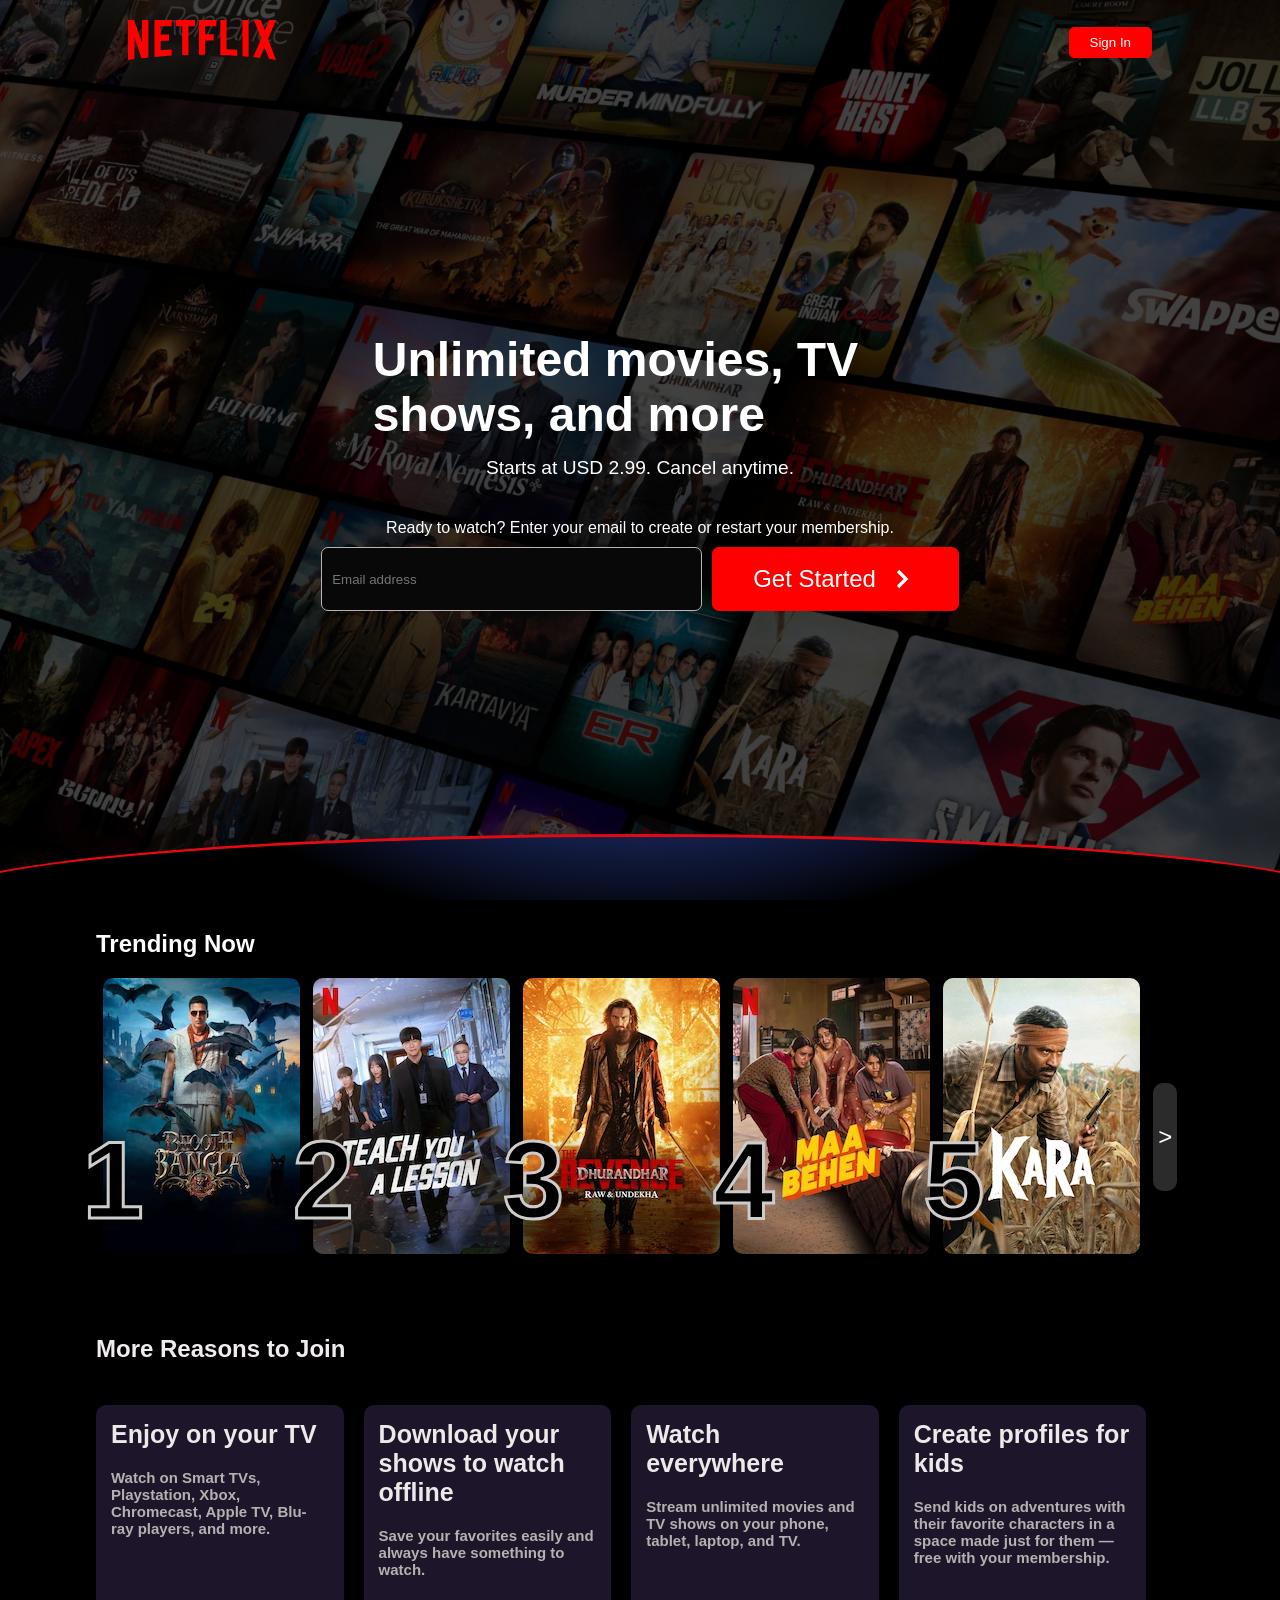
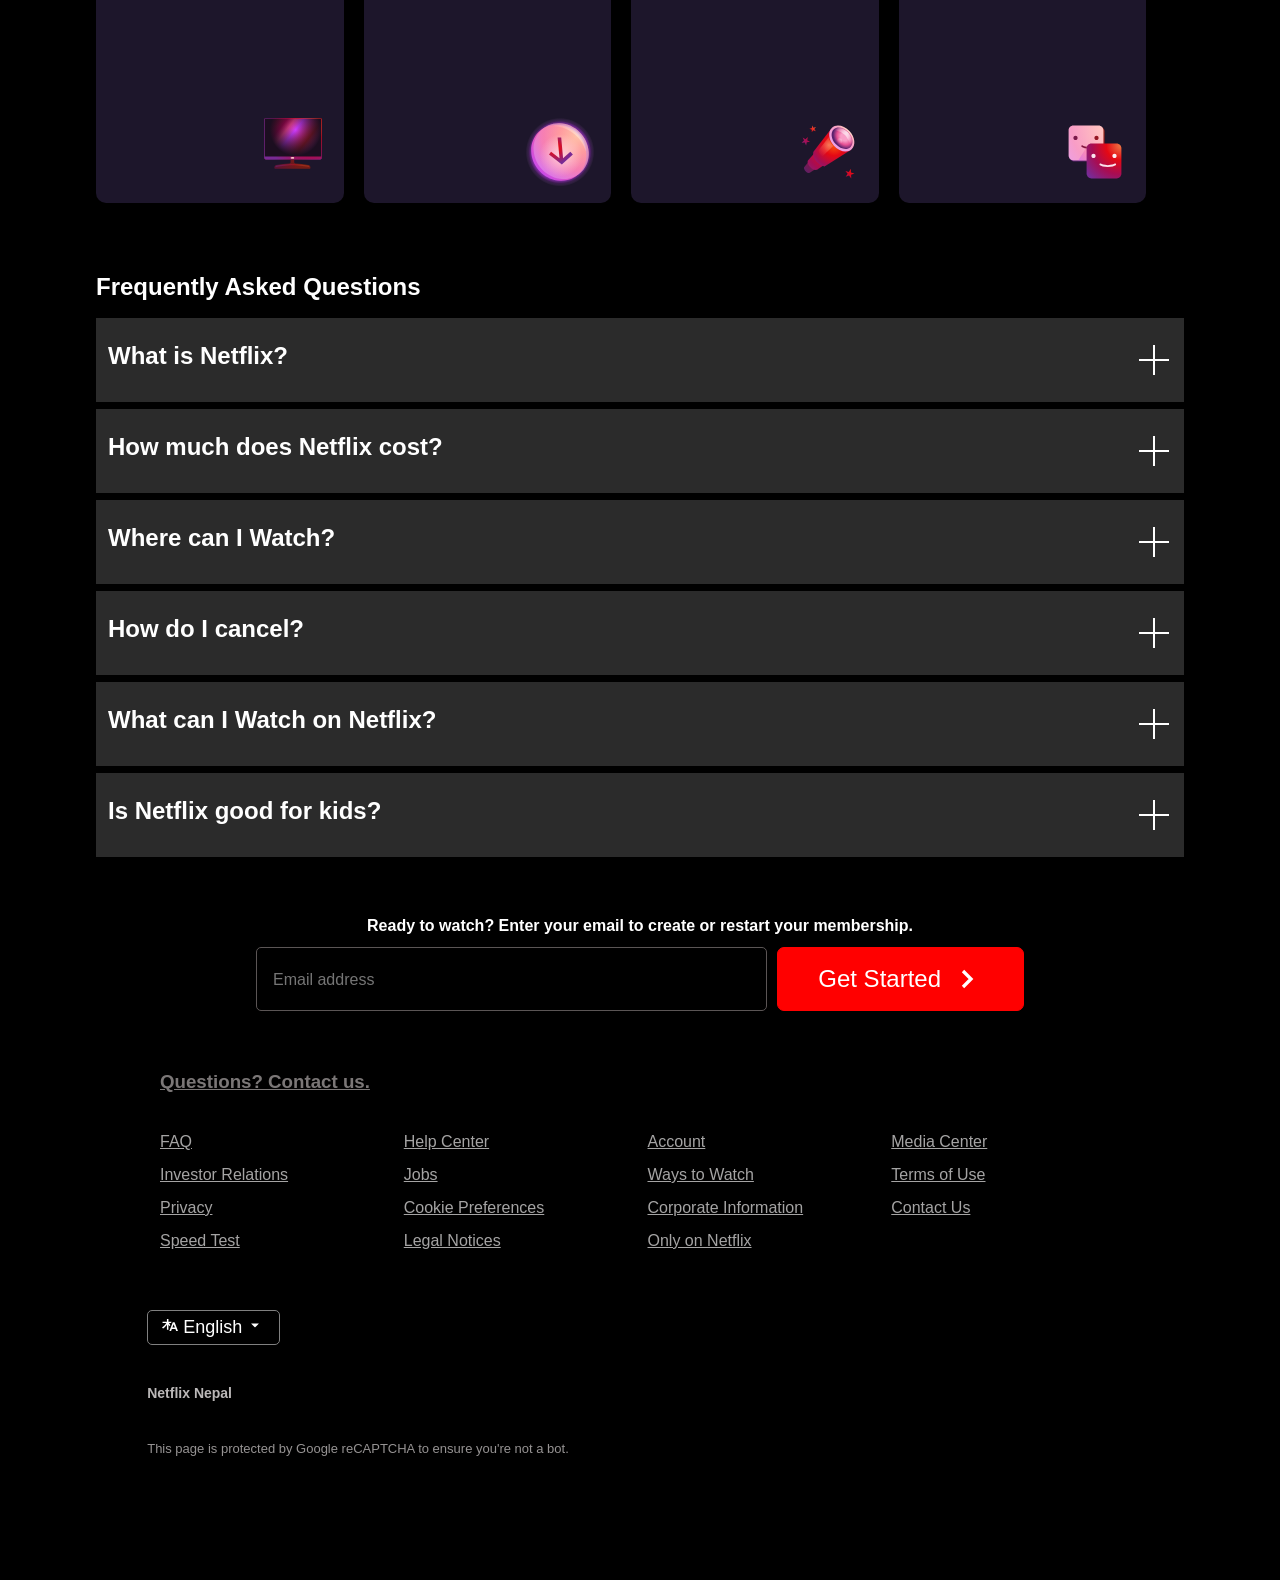
<file: index.html>
<!DOCTYPE html>
<html lang="en">

<head>
    <meta charset="UTF-8">
    <meta http-equiv="X-UA-Compatible" content="IE=edge">
    <meta name="viewport" content="width=device-width, initial-scale=1.0">
    <title>clone netflix</title>
    <link rel="stylesheet" href="style.css">
</head>

<body>
    <!-- html code for the main box and navbar included -->
    <div class="main-box">
        <div class="main">
        </div>
        <div class="nav">
            <div class="logo">
                <img src="/assests/images/logo.svg" alt="netflix-logo">
            </div>
            <div class="sign_inbtn">
                <button>Sign In</button>
            </div>
        </div>
        <div class="maintext">
            <div class="text">
                <h1 class="text-1">Unlimited movies, TV shows, and more</h1>
                <div class="text-2">Starts at USD 2.99. Cancel anytime.</div>
            </div>
            <div class="lowertext">
                <div>Ready to watch? Enter your email to create or restart your membership.</div>
                <div class="buttons">
                    <input type="text" placeholder="Email address">
                    <!-- <button>Get Started &nbsp;&gt;</button> -->
                    <button>
                        Get Started
                        <svg xmlns="http://www.w3.org/2000/svg" width="32" height="32" viewBox="0 0 24 24" fill="none" stroke="currentColor" stroke-width="2.5" style="flex-shrink: 0;">
                            <polyline points="9 18 15 12 9 6"/>
                          </svg>
                    </button>
                </div>
            </div>

        </div>
        <!-- html code for that red curve -->
        <div class="curve">

        </div>
    </div>

    <!-- html code for trending section -->

    <div class="trending-section">
        <h3>Trending Now</h3>
        <div class="trending-images">
            <div class="image image1">
                <div class="rank">1</div>
                <img src="/assests/images/trending-img-4.webp" alt="">
                <h1>2</h1>
            </div>
            <div class="image image2">
                <div class="rank">2</div>
                <img src="/assests/images/trending-img-1.webp" alt="">
            </div>
            <div class="image image3">
                <div class="rank">3</div>
                <img src="/assests/images/trending-img-2.webp" alt="">
            </div>
            <div class="image image4">
                <div class="rank">4</div>
                <img src="/assests/images/trending-img-3.webp" alt="">
            </div>
            <div class="image image5">
                <div class="rank">5</div>
                <img src="/assests/images/treding-img-5.webp" alt="">
            </div>
            <div class="gt-icon">&gt;</div>
        </div>
    </div>

    <!-- html code for more reasons to join -->
    <div class="mrtj"><!-- mrtj means more reasons to join-->
        <h2>More Reasons to Join</h2>
        <div class="reasons">
            <div class="tv tv-1">
                <h3>Enjoy on your TV</h3>
                <h5>Watch on Smart TVs,&nbsp;&nbsp;&nbsp; Playstation, Xbox, Chromecast, Apple TV, Blu-ray players, and more.
                </h5>
                <div class="tv-logo">
                    <svg width="72" height="72" viewBox="0 0 72 72" fill="none">
                        <g id="television-core-small">
                            <path id="Vector" fill-rule="evenodd" clip-rule="evenodd"
                                d="M37.2 53.3992C37.2 52.7365 36.6628 52.1992 36 52.1992H34.8C34.1373 52.1992 33.6 52.7365 33.6 53.3992V56.2636C33.6 56.9129 33.0834 57.4433 32.4347 57.4739C30.3013 57.5744 28.1719 57.7834 26.0546 58.1011L19.444 59.0926C18.2692 59.2688 17.4 60.2782 17.4 61.4662V62.0992C17.4 62.4304 17.6686 62.6992 18 62.6992H52.8C53.1314 62.6992 53.4 62.4304 53.4 62.0992V61.4662C53.4 60.2782 52.5309 59.2688 51.3561 59.0926L44.7454 58.1011C42.6282 57.7834 40.4987 57.5744 38.3653 57.4739C37.7167 57.4433 37.2 56.9129 37.2 56.2636V53.3992Z"
                                fill="url(#paint0_radial_5179_1308)"></path>
                            <path id="Vector_2"
                                d="M18.6 60.7388C18.6 60.2306 18.9587 59.796 19.4602 59.711C22.0196 59.2775 29.7585 58.0508 35.4 58.0508C41.0415 58.0508 48.7804 59.2775 51.3398 59.711C51.8412 59.796 52.2 60.2306 52.2 60.7388C52.2 60.902 52.0575 61.0268 51.8967 61.0004C50.1219 60.707 40.9704 59.2409 35.4 59.2409C29.8295 59.2409 20.678 60.707 18.9033 61.0004C18.7425 61.0268 18.6 60.902 18.6 60.7388Z"
                                fill="url(#paint1_radial_5179_1308)"></path>
                            <path id="Vector_3"
                                d="M63 12H8.99995C8.00584 12 7.19995 12.8059 7.19995 13.8V51.6C7.19995 52.5941 8.00584 53.4 8.99995 53.4H63C63.9941 53.4 64.8 52.5941 64.8 51.6V13.8C64.8 12.8059 63.9941 12 63 12Z"
                                fill="url(#paint2_linear_5179_1308)"></path>
                            <path id="Vector_4"
                                d="M63 12H8.99995C8.00584 12 7.19995 12.8059 7.19995 13.8V51.6C7.19995 52.5941 8.00584 53.4 8.99995 53.4H63C63.9941 53.4 64.8 52.5941 64.8 51.6V13.8C64.8 12.8059 63.9941 12 63 12Z"
                                fill="url(#paint3_radial_5179_1308)"></path>
                            <path id="Vector_5" fill-rule="evenodd" clip-rule="evenodd"
                                d="M8.99995 12.6H63C63.663 12.6 64.2 13.1372 64.2 13.8V50.4H7.79995V13.8C7.79995 13.1372 8.33719 12.6 8.99995 12.6ZM7.19995 50.4V13.8C7.19995 12.8059 8.00581 12 8.99995 12H63C63.9942 12 64.8 12.8059 64.8 13.8V50.4V51.6C64.8 52.5941 63.9942 53.4 63 53.4H8.99995C8.00581 53.4 7.19995 52.5941 7.19995 51.6V50.4Z"
                                fill="url(#paint4_radial_5179_1308)"></path>
                            <path id="Vector_6"
                                d="M35.4 52.8C36.3941 52.8 37.2 52.3971 37.2 51.9C37.2 51.4029 36.3941 51 35.4 51C34.4059 51 33.6 51.4029 33.6 51.9C33.6 52.3971 34.4059 52.8 35.4 52.8Z"
                                fill="url(#paint5_radial_5179_1308)"></path>
                        </g>
                        <defs>
                            <radialGradient id="paint0_radial_5179_1308" cx="0" cy="0" r="1"
                                gradientUnits="userSpaceOnUse"
                                gradientTransform="translate(50.3269 49.3723) rotate(118.526) scale(55.1579 46.2871)">
                                <stop stop-color="#802600"></stop>
                                <stop offset="0.333333" stop-color="#6F181D"></stop>
                                <stop offset="0.666667" stop-color="#5B1333"></stop>
                                <stop offset="1" stop-color="#391945"></stop>
                            </radialGradient>
                            <radialGradient id="paint1_radial_5179_1308" cx="0" cy="0" r="1"
                                gradientUnits="userSpaceOnUse"
                                gradientTransform="translate(48.1077 53.6128) rotate(158.116) scale(32.7275 42.219)">
                                <stop stop-color="#99421D"></stop>
                                <stop offset="0.333333" stop-color="#99161D"></stop>
                                <stop offset="0.666667" stop-color="#7D1845"></stop>
                                <stop offset="1" stop-color="#59216E"></stop>
                            </radialGradient>
                            <linearGradient id="paint2_linear_5179_1308" x1="10.4727" y1="14.9572" x2="56.1755"
                                y2="51.4814" gradientUnits="userSpaceOnUse">
                                <stop stop-color="#99161D"></stop>
                                <stop offset="0.245283" stop-color="#CA005B"></stop>
                                <stop offset="0.346698" stop-color="#FF479A"></stop>
                                <stop offset="0.46934" stop-color="#CC3CFF"></stop>
                                <stop offset="0.735849" stop-color="#BC1A22"></stop>
                                <stop offset="1" stop-color="#C94FF5"></stop>
                            </linearGradient>
                            <radialGradient id="paint3_radial_5179_1308" cx="0" cy="0" r="1"
                                gradientUnits="userSpaceOnUse"
                                gradientTransform="translate(38.6181 23.8286) rotate(90) scale(25.9571 25.8545)">
                                <stop stop-color="#1C0E20" stop-opacity="0"></stop>
                                <stop offset="1" stop-color="#1C0E20"></stop>
                            </radialGradient>
                            <radialGradient id="paint4_radial_5179_1308" cx="0" cy="0" r="1"
                                gradientUnits="userSpaceOnUse"
                                gradientTransform="translate(54 20.1938) rotate(144.293) scale(47.2897 44.8232)">
                                <stop stop-color="#EF7744"></stop>
                                <stop offset="0.333333" stop-color="#E50914"></stop>
                                <stop offset="0.666667" stop-color="#A70D53"></stop>
                                <stop offset="1" stop-color="#792A95"></stop>
                            </radialGradient>
                            <radialGradient id="paint5_radial_5179_1308" cx="0" cy="0" r="1"
                                gradientUnits="userSpaceOnUse"
                                gradientTransform="translate(36.525 51.3562) rotate(135) scale(4.58735)">
                                <stop stop-color="#FFDCCC"></stop>
                                <stop offset="0.333333" stop-color="#FFBDC0"></stop>
                                <stop offset="0.666667" stop-color="#F89DC6"></stop>
                                <stop offset="1" stop-color="#E4A1FA"></stop>
                            </radialGradient>
                        </defs>
                    </svg>
                </div>
            </div>
            <div class="tv tv-2">
                <h3>Download your shows to watch offline</h3>
                <h5>Save your favorites easily and always have something to watch.
                </h5>
                <div class="tv-logo">
                <svg width="72" height="72" viewBox="0 0 72 72" fill="none"><g id="download-core-small"><path id="Vector" d="M36 70.2008C54.8882 70.2008 70.2001 54.8889 70.2001 36.0008C70.2001 17.1126 54.8882 1.80078 36 1.80078C17.1119 1.80078 1.80005 17.1126 1.80005 36.0008C1.80005 54.8889 17.1119 70.2008 36 70.2008Z" fill="url(#paint0_radial_5179_7940)"></path><path id="Vector_2" opacity="0.4" d="M64.7658 36.195C65.5206 51.5916 53.7908 63.5824 38.5668 62.977C23.3428 62.3722 10.3893 49.4 9.63446 34.0034C8.87954 18.6068 20.6091 6.61594 35.8331 7.22116C51.0571 7.82638 64.0104 20.7984 64.7658 36.195Z" fill="url(#paint1_radial_5179_7940)"></path><path id="Vector_3" d="M62.3657 37.9958C63.1205 53.3924 51.3908 65.3832 36.1668 64.7778C20.9428 64.173 7.9893 51.2008 7.23444 35.8041C6.47952 20.4075 18.2091 8.41672 33.4331 9.02194C48.6571 9.62716 61.6103 22.5992 62.3657 37.9958Z" fill="url(#paint2_radial_5179_7940)"></path><path id="Vector_4" opacity="0.5" d="M64.7658 36.195C65.5206 51.5916 53.7908 63.5824 38.5668 62.977C23.3428 62.3722 10.3893 49.4 9.63446 34.0034C8.87954 18.6068 20.6091 6.61594 35.8331 7.22116C51.0571 7.82638 64.0104 20.7984 64.7658 36.195Z" fill="url(#paint3_radial_5179_7940)"></path><path id="Vector_5" opacity="0.6" d="M36.9 60.6C48.6636 60.6 58.2 51.0637 58.2 39.3C58.2 27.5363 48.6636 18 36.9 18C25.1363 18 15.6 27.5363 15.6 39.3C15.6 51.0637 25.1363 60.6 36.9 60.6Z" fill="url(#paint4_radial_5179_7940)"></path><path id="Vector_6" fill-rule="evenodd" clip-rule="evenodd" d="M39.0849 42.2727L46.3387 35.76L48.8945 38.5142L38.9118 47.477L37.8466 48.4333L36.6071 47.477L24.9899 38.5142L27.0434 35.76L35.4849 42.2727L33.6 21.6016H37.2L39.0849 42.2727Z" fill="url(#paint5_radial_5179_7940)"></path><path id="Vector_7" opacity="0.4" fill-rule="evenodd" clip-rule="evenodd" d="M61.6566 34.9618C61.7832 35.3893 62.391 35.3233 62.3694 34.878C61.6962 21.1369 50.1509 9.55975 36.5817 9.01957C34.4606 8.93515 32.4155 9.12541 30.4772 9.55909C30.0745 9.64915 30.1575 10.2082 30.5697 10.2246C45.0094 10.7979 57.6246 21.2971 61.6566 34.9618Z" fill="url(#paint6_radial_5179_7940)"></path></g><defs><radialGradient id="paint0_radial_5179_7940" cx="0" cy="0" r="1" gradientUnits="userSpaceOnUse" gradientTransform="translate(36.0001 36.1837) rotate(-90) scale(34.3829)"><stop offset="0.782019" stop-color="#982DBE"></stop><stop offset="0.906819" stop-color="#B038DC" stop-opacity="0.2"></stop><stop offset="1" stop-color="#E4A1FA" stop-opacity="0"></stop></radialGradient><radialGradient id="paint1_radial_5179_7940" cx="0" cy="0" r="1" gradientUnits="userSpaceOnUse" gradientTransform="translate(52.9937 20.0992) rotate(135) scale(49.9836)"><stop stop-color="#FFDCCC"></stop><stop offset="0.333333" stop-color="#FFBDC0"></stop><stop offset="0.666667" stop-color="#F89DC6"></stop><stop offset="1" stop-color="#E4A1FA"></stop></radialGradient><radialGradient id="paint2_radial_5179_7940" cx="0" cy="0" r="1" gradientUnits="userSpaceOnUse" gradientTransform="translate(52.7999 19.6937) rotate(135) scale(53.1037)"><stop stop-color="#FFA984"></stop><stop offset="0.333333" stop-color="#FF787F"></stop><stop offset="0.666667" stop-color="#F45FA2"></stop><stop offset="1" stop-color="#C44AF1"></stop></radialGradient><radialGradient id="paint3_radial_5179_7940" cx="0" cy="0" r="1" gradientUnits="userSpaceOnUse" gradientTransform="translate(52.9937 20.0992) rotate(135) scale(49.9836)"><stop stop-color="#FFDCCC"></stop><stop offset="0.333333" stop-color="#FFBDC0"></stop><stop offset="0.666667" stop-color="#F89DC6"></stop><stop offset="1" stop-color="#E4A1FA"></stop></radialGradient><radialGradient id="paint4_radial_5179_7940" cx="0" cy="0" r="1" gradientUnits="userSpaceOnUse" gradientTransform="translate(36.9 39.3) scale(21.3)"><stop stop-color="white"></stop><stop offset="1" stop-color="white" stop-opacity="0"></stop></radialGradient><radialGradient id="paint5_radial_5179_7940" cx="0" cy="0" r="1" gradientUnits="userSpaceOnUse" gradientTransform="translate(31.2 32.1016) rotate(39.5226) scale(15.5567)"><stop stop-color="#EF7744"></stop><stop offset="0.2406" stop-color="#E50914"></stop><stop offset="1" stop-color="#792A95"></stop></radialGradient><radialGradient id="paint6_radial_5179_7940" cx="0" cy="0" r="1" gradientUnits="userSpaceOnUse" gradientTransform="translate(50.7 21.3) rotate(-180) scale(30)"><stop stop-color="white"></stop><stop offset="1" stop-color="white" stop-opacity="0"></stop></radialGradient></defs></svg>
            </div>
            </div>
            <div class="tv tv-3">
                <h3>Watch everywhere</h3>
                <h5>Stream unlimited movies and TV shows on your phone, tablet, laptop, and TV.
                </h5>
                <div class="tv-logo">
                <svg width="72" height="72" viewBox="0 0 72 72" fill="none"><g id="telescope-core-small"><path id="Vector" d="M24.0492 36.6016L33.6 46.3898L17.8029 56.8633C17.8029 56.8633 15.8891 57.6983 13.625 55.2638C11.361 52.8293 12.1235 51.238 12.1235 51.238L24.0492 36.6016Z" fill="url(#paint0_radial_5179_1664)"></path><path id="Vector_2" d="M25.0344 34.1992L36 46.151L25.0616 53.8043C25.0616 53.8043 21.8289 55.0984 18.0987 51.0172C14.3686 46.9358 15.9198 44.5105 15.9198 44.5105L25.0344 34.1992Z" fill="url(#paint1_radial_5179_1664)"></path><path id="Vector_3" d="M39 13.0195L59.1 33.6788L32.5325 50.4142C32.5325 50.4142 28.7459 50.2552 24.3978 45.4897C20.0498 40.7243 21.4096 35.8101 21.4096 35.8101L39 13.0195Z" fill="url(#paint2_radial_5179_1664)"></path><path id="Vector_4" d="M57.6709 15.3516C63.1044 21.2807 63.9858 29.2883 59.6386 33.2371C55.2916 37.186 47.3628 35.5806 41.9292 29.6515C36.4954 23.7224 35.6145 15.7148 39.9615 11.766C44.3084 7.81716 52.2372 9.42252 57.6709 15.3516Z" fill="url(#paint3_radial_5179_1664)"></path><path id="Vector_5" d="M58.3787 31.255C54.8121 34.5032 48.2143 33.0817 43.6421 28.0798C39.07 23.078 38.2547 16.39 41.8213 13.1419C45.3879 9.89364 51.9857 11.3152 56.5579 16.3171C61.1298 21.3189 61.9452 28.0069 58.3787 31.255Z" fill="url(#paint4_radial_5179_1664)"></path><path id="Vector_6" opacity="0.85" d="M59.6783 28.823C60.576 24.1785 59.6544 20.5934 56.1603 16.6199C52.6662 12.6464 47.3508 10.8657 43.7796 12.7598C39.371 15.098 48.3734 13.5961 53.4577 19.5815C57.8259 24.724 58.8516 33.1009 59.6783 28.823Z" fill="url(#paint5_radial_5179_1664)"></path><path id="Vector_7" opacity="0.4" d="M50.3979 25.2452C50.4549 26.7239 49.2932 27.7677 47.8032 27.5766C46.3131 27.3856 45.059 26.032 45.002 24.5532C44.945 23.0745 46.1067 22.0307 47.5968 22.2218C49.0868 22.4128 50.341 23.7664 50.3979 25.2452Z" fill="url(#paint6_radial_5179_1664)"></path><path id="Vector_8" opacity="0.6" d="M36.9217 21.0039L26.4258 34.3627C26.3297 36.4604 28.2903 39.5534 30.0334 40.8344L41.2345 29.9105C39.6 28.2005 36.9591 24.1025 36.9217 21.0039Z" fill="url(#paint7_radial_5179_1664)"></path><path id="Vector_9" fill-rule="evenodd" clip-rule="evenodd" d="M20.0576 9.60156L21.479 11.7187L24 11.0654L22.3575 13.0272L23.7789 15.1444L21.3424 14.2397L19.7 16.2016L19.8365 13.6806L17.4 12.7759L19.9209 12.1225L20.0576 9.60156ZM58.776 52.8016L58.9623 56.4685L62.4 57.4188L59.0774 58.7347L59.2637 62.4016L57.0239 59.548L53.7014 60.8638L55.6397 57.7843L53.4 54.9307L56.8377 55.8811L58.776 52.8016ZM15.206 24.2101L15.8768 21.0016L13.4793 23.1964L10.6853 21.5563L11.9975 24.553L9.59998 26.7478L12.8085 26.405L14.1207 29.4016L14.7915 26.1931L18 25.8502L15.206 24.2101Z" fill="url(#paint8_linear_5179_1664)"></path></g><defs><radialGradient id="paint0_radial_5179_1664" cx="0" cy="0" r="1" gradientUnits="userSpaceOnUse" gradientTransform="translate(36.6875 32.7016) rotate(135) scale(34.9134)"><stop stop-color="#99421D"></stop><stop offset="0.333333" stop-color="#99161D"></stop><stop offset="0.666667" stop-color="#7D1845"></stop><stop offset="1" stop-color="#59216E"></stop></radialGradient><radialGradient id="paint1_radial_5179_1664" cx="0" cy="0" r="1" gradientUnits="userSpaceOnUse" gradientTransform="translate(42.5937 27.2992) rotate(135) scale(44.5477 44.5279)"><stop stop-color="#EF7744"></stop><stop offset="0.333333" stop-color="#E50914"></stop><stop offset="0.666667" stop-color="#A70D53"></stop><stop offset="1" stop-color="#792A95"></stop></radialGradient><radialGradient id="paint2_radial_5179_1664" cx="0" cy="0" r="1" gradientUnits="userSpaceOnUse" gradientTransform="translate(42.3 29.106) rotate(135) scale(31.8127)"><stop stop-color="#FB540D"></stop><stop offset="0.333333" stop-color="#E50914"></stop><stop offset="0.666667" stop-color="#A70D53"></stop><stop offset="1" stop-color="#792A95"></stop></radialGradient><radialGradient id="paint3_radial_5179_1664" cx="0" cy="0" r="1" gradientUnits="userSpaceOnUse" gradientTransform="translate(57.675 14.7078) rotate(134.326) scale(24.0433 24.0367)"><stop stop-color="#FFDCCC"></stop><stop offset="0.333333" stop-color="#FFBDC0"></stop><stop offset="0.666667" stop-color="#F89DC6"></stop><stop offset="1" stop-color="#E4A1FA"></stop></radialGradient><radialGradient id="paint4_radial_5179_1664" cx="0" cy="0" r="1" gradientUnits="userSpaceOnUse" gradientTransform="translate(52.1305 21.273) rotate(141.875) scale(9.87138 12.8159)"><stop offset="0.307292" stop-color="#F89DC6"></stop><stop offset="0.645392" stop-color="#E75094"></stop><stop offset="1" stop-color="#59216E"></stop></radialGradient><radialGradient id="paint5_radial_5179_1664" cx="0" cy="0" r="1" gradientUnits="userSpaceOnUse" gradientTransform="translate(55.8 15.6) rotate(135) scale(13.1522)"><stop stop-color="white"></stop><stop offset="1" stop-color="white" stop-opacity="0"></stop></radialGradient><radialGradient id="paint6_radial_5179_1664" cx="0" cy="0" r="1" gradientUnits="userSpaceOnUse" gradientTransform="translate(49.2362 22.9648) rotate(131.079) scale(5.08644 6.006)"><stop stop-color="white"></stop><stop offset="1" stop-color="white" stop-opacity="0"></stop></radialGradient><radialGradient id="paint7_radial_5179_1664" cx="0" cy="0" r="1" gradientUnits="userSpaceOnUse" gradientTransform="translate(36.8758 29.1353) rotate(137.622) scale(13.5764)"><stop stop-color="#FFA984"></stop><stop offset="1" stop-color="#F7636B" stop-opacity="0"></stop></radialGradient><linearGradient id="paint8_linear_5179_1664" x1="44.65" y1="27.9016" x2="24.25" y2="48.3016" gradientUnits="userSpaceOnUse"><stop stop-color="#EF7744"></stop><stop offset="0.333333" stop-color="#E50914"></stop><stop offset="0.666667" stop-color="#A70D53"></stop><stop offset="1" stop-color="#792A95"></stop></linearGradient></defs></svg>
            </div>
            </div>
            <div class="tv tv-4">
                <h3>Create profiles for kids</h3>
                <h5>Send kids on adventures with their favorite characters in a space made just for them — free with your membership.
                </h5>
                <div class="tv-logo">
                <svg width="72" height="72" viewBox="0 0 72 72" fill="none"><g id="profiles-core-small"><path id="Vector" d="M10.8 15.6008C10.8 12.9499 12.949 10.8008 15.5999 10.8008H40.8C43.4509 10.8008 45.6 12.9498 45.6 15.6008V40.8007C45.6 43.4516 43.4509 45.6007 40.8 45.6007H15.6C12.949 45.6007 10.8 43.4517 10.8 40.8007V15.6008Z" fill="url(#paint0_radial_5179_7919)"></path><path id="Vector_2" d="M9.59998 14.4016C9.59998 11.7506 11.749 9.60162 14.4 9.60156H39.6C42.251 9.60156 44.4 11.7506 44.4 14.4016V39.6015C44.4 42.2525 42.251 44.4015 39.6 44.4015H14.4C11.749 44.4016 9.59998 42.2525 9.59998 39.6015V14.4016Z" fill="url(#paint1_radial_5179_7919)"></path><path id="Vector_3" d="M18.6 21.9008C18.6 23.0606 17.6598 24.0008 16.5 24.0008C15.3402 24.0008 14.4 23.0606 14.4 21.9008C14.4 20.741 15.3402 19.8008 16.5 19.8008C17.6598 19.8008 18.6 20.741 18.6 21.9008Z" fill="url(#paint2_radial_5179_7919)"></path><path id="Vector_4" d="M39.6 21.9008C39.6 23.0606 38.6598 24.0008 37.5 24.0008C36.3402 24.0008 35.4 23.0606 35.4 21.9008C35.4 20.741 36.3402 19.8008 37.5 19.8008C38.6598 19.8008 39.6 20.741 39.6 21.9008Z" fill="url(#paint3_radial_5179_7919)"></path><path id="Vector_5" d="M23.6713 29.4501C23.2437 29.1967 22.6917 29.3379 22.4383 29.7655C22.1848 30.1932 22.3261 30.7452 22.7537 30.9986C23.8254 31.6337 26.769 32.7744 30.6375 32.7744C34.506 32.7744 37.4497 31.6337 38.5213 30.9986C38.949 30.7452 39.0902 30.1932 38.8368 29.7655C38.5834 29.3379 38.0313 29.1967 37.6037 29.4501C36.8191 29.9151 34.194 30.9744 30.6375 30.9744C27.081 30.9744 24.456 29.9151 23.6713 29.4501Z" fill="url(#paint4_radial_5179_7919)"></path><path id="Vector_6" opacity="0.35" d="M19.2 44.4016H28.2L32.4 27.6016C30.2787 28.1801 28.4542 29.5387 27.2921 31.4053L19.2 44.4016Z" fill="url(#paint5_radial_5179_7919)"></path><path id="Vector_7" d="M27.6 32.4016C27.6 29.7506 29.749 27.6016 32.4 27.6016L57.6 27.6016C60.2508 27.6016 62.4 29.7506 62.4 32.4016V57.6015C62.4 60.2524 60.2508 62.4016 57.6 62.4016H32.4C29.749 62.4016 27.6 60.2524 27.6 57.6016V32.4016Z" fill="url(#paint6_radial_5179_7919)"></path><path id="Vector_8" d="M36.6 39.9008C36.6 41.0606 35.6598 42.0008 34.5 42.0008C33.3402 42.0008 32.4 41.0606 32.4 39.9008C32.4 38.741 33.3402 37.8008 34.5 37.8008C35.6598 37.8008 36.6 38.741 36.6 39.9008Z" fill="url(#paint7_radial_5179_7919)"></path><path id="Vector_9" d="M57.6 39.9008C57.6 41.0606 56.6598 42.0008 55.5 42.0008C54.3402 42.0008 53.4 41.0606 53.4 39.9008C53.4 38.741 54.3402 37.8008 55.5 37.8008C56.6598 37.8008 57.6 38.741 57.6 39.9008Z" fill="url(#paint8_radial_5179_7919)"></path><path id="Vector_10" d="M41.8213 47.6025C41.3937 47.349 40.8416 47.4903 40.5882 47.9179C40.3348 48.3455 40.476 48.8976 40.9037 49.1509C41.9753 49.786 44.919 50.9267 48.7875 50.9267C52.656 50.9267 55.5996 49.786 56.6713 49.1509C57.0989 48.8976 57.2402 48.3455 56.9867 47.9179C56.7333 47.4903 56.1813 47.349 55.7537 47.6025C54.969 48.0674 52.344 49.1267 48.7875 49.1267C45.231 49.1267 42.6059 48.0674 41.8213 47.6025Z" fill="url(#paint9_radial_5179_7919)"></path></g><defs><radialGradient id="paint0_radial_5179_7919" cx="0" cy="0" r="1" gradientUnits="userSpaceOnUse" gradientTransform="translate(39.075 17.6882) rotate(135) scale(32.8097)"><stop stop-color="#99421D"></stop><stop offset="0.333333" stop-color="#99161D"></stop><stop offset="0.666667" stop-color="#7D1845"></stop><stop offset="1" stop-color="#59216E"></stop></radialGradient><radialGradient id="paint1_radial_5179_7919" cx="0" cy="0" r="1" gradientUnits="userSpaceOnUse" gradientTransform="translate(62.4 8.70157) rotate(133.87) scale(75.3216)"><stop stop-color="#FFDCCC"></stop><stop offset="0.333333" stop-color="#FFBDC0"></stop><stop offset="0.666667" stop-color="#F89DC6"></stop><stop offset="1" stop-color="#E4A1FA"></stop></radialGradient><radialGradient id="paint2_radial_5179_7919" cx="0" cy="0" r="1" gradientUnits="userSpaceOnUse" gradientTransform="translate(60.3 11.1008) rotate(133.939) scale(68.7426 55.9547)"><stop stop-color="#99421D"></stop><stop offset="0.333333" stop-color="#99161D"></stop><stop offset="0.666667" stop-color="#7D1845"></stop><stop offset="1" stop-color="#59216E"></stop></radialGradient><radialGradient id="paint3_radial_5179_7919" cx="0" cy="0" r="1" gradientUnits="userSpaceOnUse" gradientTransform="translate(60.3 11.1008) rotate(133.939) scale(68.7426 55.9547)"><stop stop-color="#99421D"></stop><stop offset="0.333333" stop-color="#99161D"></stop><stop offset="0.666667" stop-color="#7D1845"></stop><stop offset="1" stop-color="#59216E"></stop></radialGradient><radialGradient id="paint4_radial_5179_7919" cx="0" cy="0" r="1" gradientUnits="userSpaceOnUse" gradientTransform="translate(60.3 11.0994) rotate(133.939) scale(68.7426 55.9548)"><stop stop-color="#99421D"></stop><stop offset="0.333333" stop-color="#99161D"></stop><stop offset="0.666667" stop-color="#7D1845"></stop><stop offset="1" stop-color="#59216E"></stop></radialGradient><radialGradient id="paint5_radial_5179_7919" cx="0" cy="0" r="1" gradientUnits="userSpaceOnUse" gradientTransform="translate(39.6 27.9016) rotate(135) scale(23.3345)"><stop stop-color="#FFA984"></stop><stop offset="0.333333" stop-color="#FF787F"></stop><stop offset="0.666667" stop-color="#F45FA2"></stop><stop offset="1" stop-color="#C44AF1"></stop></radialGradient><radialGradient id="paint6_radial_5179_7919" cx="0" cy="0" r="1" gradientUnits="userSpaceOnUse" gradientTransform="translate(61.8 29.7016) rotate(135) scale(43.2749)"><stop stop-color="#EF7744"></stop><stop offset="0.333333" stop-color="#E50914"></stop><stop offset="0.666667" stop-color="#A70D53"></stop><stop offset="1" stop-color="#792A95"></stop></radialGradient><radialGradient id="paint7_radial_5179_7919" cx="0" cy="0" r="1" gradientUnits="userSpaceOnUse" gradientTransform="translate(62.1 11.1008) rotate(137.146) scale(73.6614 60.3576)"><stop stop-color="#FFDCCC"></stop><stop offset="0.333333" stop-color="#FDF6F6"></stop><stop offset="0.666667" stop-color="#FADCE9"></stop><stop offset="1" stop-color="#E4A1FA"></stop></radialGradient><radialGradient id="paint8_radial_5179_7919" cx="0" cy="0" r="1" gradientUnits="userSpaceOnUse" gradientTransform="translate(62.1 11.1008) rotate(137.146) scale(73.6614 60.3576)"><stop stop-color="#FFDCCC"></stop><stop offset="0.333333" stop-color="#FDF6F6"></stop><stop offset="0.666667" stop-color="#FADCE9"></stop><stop offset="1" stop-color="#E4A1FA"></stop></radialGradient><radialGradient id="paint9_radial_5179_7919" cx="0" cy="0" r="1" gradientUnits="userSpaceOnUse" gradientTransform="translate(62.1 11.1017) rotate(137.146) scale(73.6614 60.3576)"><stop stop-color="#FFDCCC"></stop><stop offset="0.333333" stop-color="#FDF6F6"></stop><stop offset="0.666667" stop-color="#FADCE9"></stop><stop offset="1" stop-color="#E4A1FA"></stop></radialGradient></defs></svg>
            </div>
            </div>
        </div>
    </div>
    <div class="faq">
        <h2>Frequently Asked Questions</h2>
        <div class="questions">
            <h3>What is Netflix?</h3>
            <svg viewBox="0 0 36 36" width="36" height="36" data-icon="PlusLarge" data-icon-id=":R16lad3alalaan996:" aria-hidden="true" class="default-ltr-iqcdef-cache-1uxeys2" xmlns="http://www.w3.org/2000/svg" fill="none" role="img"><path fill="currentColor" fill-rule="evenodd" d="M17 17V3h2v14h14v2H19v14h-2V19H3v-2z" clip-rule="evenodd"></path></svg>
        </div>
        <div class="questions">
            <h3>How much does Netflix cost?</h3>
            <svg viewBox="0 0 36 36" width="36" height="36" data-icon="PlusLarge" data-icon-id=":R16lad3alalaan996:" aria-hidden="true" class="default-ltr-iqcdef-cache-1uxeys2" xmlns="http://www.w3.org/2000/svg" fill="none" role="img"><path fill="currentColor" fill-rule="evenodd" d="M17 17V3h2v14h14v2H19v14h-2V19H3v-2z" clip-rule="evenodd"></path></svg>
        </div>
        <div class="questions">
            <h3>Where can I Watch?</h3>
            <svg viewBox="0 0 36 36" width="36" height="36" data-icon="PlusLarge" data-icon-id=":R16lad3alalaan996:" aria-hidden="true" class="default-ltr-iqcdef-cache-1uxeys2" xmlns="http://www.w3.org/2000/svg" fill="none" role="img"><path fill="currentColor" fill-rule="evenodd" d="M17 17V3h2v14h14v2H19v14h-2V19H3v-2z" clip-rule="evenodd"></path></svg>
        </div>
        <div class="questions">
            <h3>How do I cancel?</h3>
            <svg viewBox="0 0 36 36" width="36" height="36" data-icon="PlusLarge" data-icon-id=":R16lad3alalaan996:" aria-hidden="true" class="default-ltr-iqcdef-cache-1uxeys2" xmlns="http://www.w3.org/2000/svg" fill="none" role="img"><path fill="currentColor" fill-rule="evenodd" d="M17 17V3h2v14h14v2H19v14h-2V19H3v-2z" clip-rule="evenodd"></path></svg>
        </div>
        <div class="questions">
            <h3>What can I Watch on Netflix?</h3>
            <svg viewBox="0 0 36 36" width="36" height="36" data-icon="PlusLarge" data-icon-id=":R16lad3alalaan996:" aria-hidden="true" class="default-ltr-iqcdef-cache-1uxeys2" xmlns="http://www.w3.org/2000/svg" fill="none" role="img"><path fill="currentColor" fill-rule="evenodd" d="M17 17V3h2v14h14v2H19v14h-2V19H3v-2z" clip-rule="evenodd"></path></svg>
        </div>
        <div class="questions">
            <h3>Is Netflix good for kids?</h3>
            <svg viewBox="0 0 36 36" width="36" height="36" data-icon="PlusLarge" data-icon-id=":R16lad3alalaan996:" aria-hidden="true" class="default-ltr-iqcdef-cache-1uxeys2" xmlns="http://www.w3.org/2000/svg" fill="none" role="img"><path fill="currentColor" fill-rule="evenodd" d="M17 17V3h2v14h14v2H19v14h-2V19H3v-2z" clip-rule="evenodd"></path></svg>
        </div>
    </div>

    <!-- html code for ready to watch and email address and get started buttons -->

    <div class="rtw">
        <h3>Ready to watch? Enter your email to create or restart your membership.
        </h3>
        <div class="rtw-buttons">
            <input type="text" placeholder="Email address">
            <!-- <button>Get Started &nbsp;&gt;</button> -->
            <button>
                Get Started
                <svg xmlns="http://www.w3.org/2000/svg" width="32" height="32" viewBox="0 0 24 24" fill="none" stroke="currentColor" stroke-width="2.5" style="flex-shrink: 0;">
                    <polyline points="9 18 15 12 9 6"/>
                  </svg>
            </button>
        </div>
    </div>

    <!-- html code for contact us -->

    <div class="contact">
        <h3>Questions? Contact us.</h3>
        <div class="grid">
            <ul>
                <li>FAQ</li>
                <li>Help Center</li>
                <li>Account</li>
                <li>Media Center</li>
                <li>Investor Relations</li>
                <li>Jobs</li>
                <li>Ways to Watch</li>
                <li>Terms of Use</li>
                <li>Privacy</li>
                <li>Cookie Preferences</li>
                <li>Corporate Information</li>
                <li>Contact Us</li>
                <li>Speed Test</li>
                <li>Legal Notices</li>
                <li>Only on Netflix</li>
            </ul>
        </div>
    </div>

    <!-- html codes for footer -->
    <footer>
        <button class="english-button">
            <!-- This is language symbol svg -->
            <svg xmlns="http://www.w3.org/2000/svg" fill="none" role="img" viewBox="0 0 16 16" width="16" height="16"
                data-icon="LanguagesSmall" aria-hidden="true">
                <path fill-rule="evenodd" clip-rule="evenodd"
                    d="M10.7668 5.33333L10.5038 5.99715L9.33974 8.9355L8.76866 10.377L7.33333 14H9.10751L9.83505 12.0326H13.4217L14.162 14H16L12.5665 5.33333H10.8278H10.7668ZM10.6186 9.93479L10.3839 10.5632H11.1036H12.8856L11.6348 7.2136L10.6186 9.93479ZM9.52722 4.84224C9.55393 4.77481 9.58574 4.71045 9.62211 4.64954H6.41909V2H4.926V4.64954H0.540802V5.99715H4.31466C3.35062 7.79015 1.75173 9.51463 0 10.4283C0.329184 10.7138 0.811203 11.2391 1.04633 11.5931C2.55118 10.6795 3.90318 9.22912 4.926 7.57316V12.6667H6.41909V7.51606C6.81951 8.15256 7.26748 8.76169 7.7521 9.32292L8.31996 7.88955C7.80191 7.29052 7.34631 6.64699 6.9834 5.99715H9.06968L9.52722 4.84224Z"
                    fill="currentColor"></path>
            </svg>
            English
             <!-- This is downarrow svg -->
             <svg xmlns="http://www.w3.org/2000/svg" fill="none" role="img" viewBox="0 0 16 16" width="16" height="16"
             data-icon="CaretDownSmall" aria-hidden="true">
             <path fill-rule="evenodd" clip-rule="evenodd"
                 d="M11.5976 6.5C11.7461 6.5 11.8204 6.67956 11.7154 6.78457L8.23574 10.2643C8.10555 10.3945 7.89445 10.3945 7.76425 10.2643L4.28457 6.78457C4.17956 6.67956 4.25393 6.5 4.40244 6.5H11.5976Z"
                 fill="currentColor"></path>

         </svg>
        </button>
        <h3>Netflix Nepal</h3>
        <p>This page is protected by Google reCAPTCHA to ensure you're not a bot.</p>
    </footer>
</body>

</html>
</file>
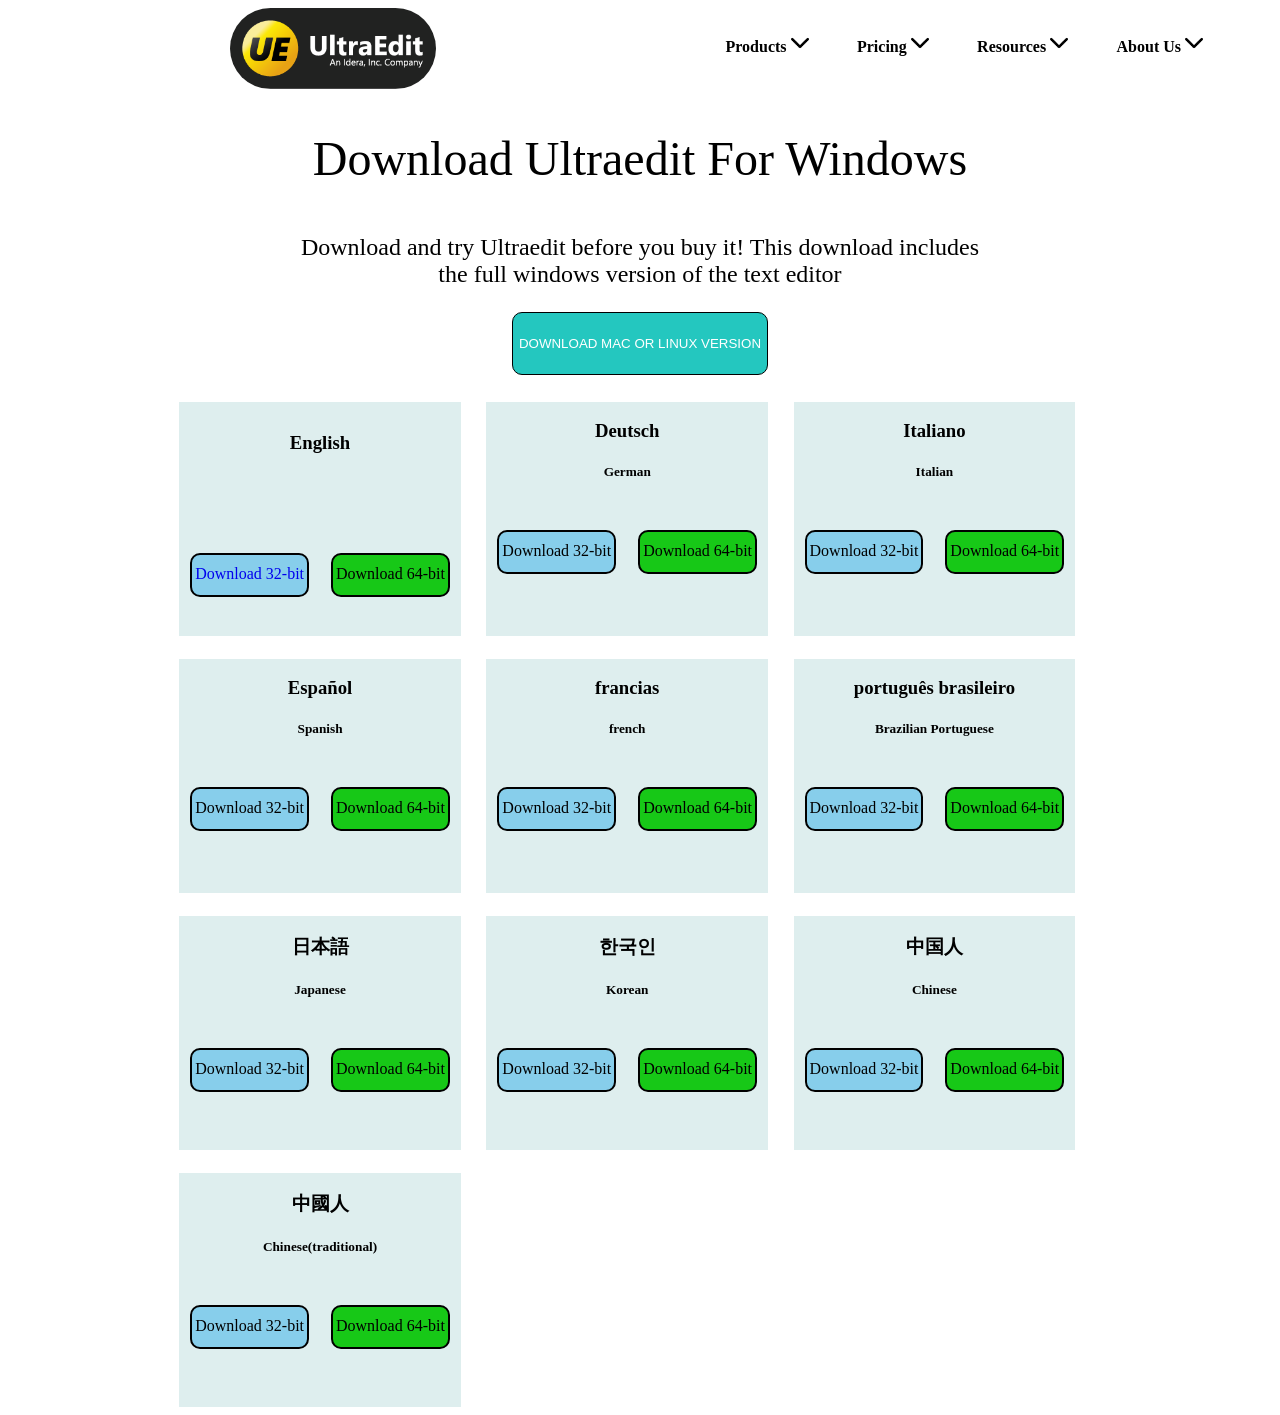
<file: exercise-7 design the grid/index.html>
<!DOCTYPE html>
<html lang="en">
<head>
    <meta charset="UTF-8">
    <meta http-equiv="X-UA-Compatible" content="IE=edge">
    <meta name="viewport" content="width=device-width, initial-scale=1.0">
    <title>design the grid</title>
    <style>
        /* css for navbar */

nav{
    display:flex;

    justify-content: flex-end;
    gap: 3vw;
    margin: 0 5vw;
    

}
.common{

    text-transform: capitalize;
    padding: 5px 5px;
}
.common:hover{
    background-color:rgb(243, 243, 152) ;
    cursor: pointer;
    border-radius: 10px;
}
.img{
    height: 2vh;

}
.ultra{
    height: 9vh;
    border-radius: 15vw;
    position: absolute;
    left: 18vw;
}
.ultra:hover{
    background-color:rgb(243, 243, 152) ;
    cursor: pointer;
    border-radius: 10px;
}
/* css for download text and download mac version button */
p:first-child{
    text-transform: capitalize;
    text-align: center;
    font-size: xxx-large;

}
p:nth-child(2){
    text-align: center;
    font-size: x-large;
    padding: 0px 280px;
    font-weight:lighter;
}
div button{
    border: 1px solid black;
    border-radius: 10px;
    background-color: #24c7bf;
    height:7vh;
    color: white;
    text-transform: uppercase;

}
.button{
    display: grid;
    justify-content: center;
}
.button button:hover{
    background-color: blue;
    cursor: pointer;
}
.downloadmacbtn{
    text-decoration: none;
}
/* css to design the grid */
.grid{
    background-color: rgba(204, 228, 229, 0.641);
    height: 26vh;
    width: 22vw;
}
.grid h3{
    text-align: center;
}
.grid h5{
    text-align: center;
}
.download{
    list-style: none;
    border: 2px solid black;
    max-width: 40%;
    border-radius: 10px;
    padding: 10px 3px;
    /* height: 3vh; */
    height: 20%;
}
.grid ol{
    padding: 0px;
    margin:0px 0px;
    height: 11vh;
    display: flex;
    justify-content: space-around;
    align-items: center;
}
.one{
    background-color: skyblue;
}
.two{
    background-color: rgb(23, 200, 23);
}
.main-grid{
    margin-top: 3vh;
    display: grid;
    gap: 5px 0px;
    justify-content: center;
    grid-template-columns:repeat(3,24vw) ;
    grid-template-rows: repeat(3,28vh);
}
.download:hover{
    background-color: rgb(204, 229, 238);
    cursor: pointer;
}
.download a{
    text-decoration: none;
}
.english{
    flex-direction: column;
    display: flex;
    justify-content: space-around;
    
}
.english ol{
    padding:30px 0 0 0 ;
}
/* @media screen and (max-width:1250px){
    nav{
        display: flex;
        flex-direction: column;
    }
    .main-grid{
        grid-template-columns:24vw;
        justify-content: center;
    }
    .download{
        display: flex;
        justify-content: flex-end;
        font-size: small;
        padding-left:0px;
        text-align: center;
        padding: 0px 10px;
    }
    
} */
    </style>
</head>
<body>
    <!-- html code for navbar -->
    <header>
        <nav>
           <!-- <h1 class="common">ultra edit <h6></h6></h1> -->
           <img class="ultra" src="ultraedit.png">
           <h4 class="common">products <img class="img" src="arrow-down-sign-to-navigate.png" alt=""></h4>
           <h4 class="common">pricing <img class="img" src="arrow-down-sign-to-navigate.png" alt=""></h4>
           <h4 class="common">resources <img class="img" src="arrow-down-sign-to-navigate.png" alt=""></h4>
           <h4 class="common">about us <img class="img" src="arrow-down-sign-to-navigate.png" alt=""></h4>
        </nav>
    </header>
    <!-- html code for grid -->
    <main>
        <p>download ultraedit for windows</p>
        <p class="large-text">Download and try Ultraedit before you buy it! This download includes the full windows version of the text editor</p>
        <div class="button">
            <a class="downloadmacbtn" href="https://www.youtube.com" target="_blank"> <button>Download mac or linux version </button></a>
        </div>
        <!-- main html code for designing the grid -->
        <div class="main-grid">
        <div class="grid english">
            <h3>English</h3>
            <ol>
                <li class="download one"><a href="https://www.youtube.com/watch?v=9OPwjSF15_o&list=RD9OPwjSF15_o&start_radio=1" target="_blank">Download 32-bit</a></li>
                <li class="download two">Download 64-bit</li>
            </ol>
        </div>
        <div class="grid">
            <h3>Deutsch</h3>
            <h5>German</h5>
            <ol>
                <li class="download one">Download 32-bit</li>
                <li class="download two">Download 64-bit</li>
            </ol>
        </div><div class="grid">
            <h3>Italiano</h3>
            <h5>Italian</h5>
            <ol>
                <li class="download one">Download 32-bit</li>
                <li class="download two">Download 64-bit</li>
            </ol>
        </div><div class="grid">
            <h3>Español</h3>
            <h5>Spanish</h5>
            <ol>
                <li class="download one">Download 32-bit</li>
                <li class="download two">Download 64-bit</li>
            </ol>
        </div><div class="grid">
            <h3>francias</h3>
            <h5>french</h5>
            <ol>
                <li class="download one">Download 32-bit</li>
                <li class="download two">Download 64-bit</li>
            </ol>
        </div><div class="grid">
            <h3>português brasileiro</h3>
            <h5>Brazilian Portuguese</h5>
            <ol>
                <li class="download one">Download 32-bit</li>
                <li class="download two">Download 64-bit</li>
            </ol>
        </div><div class="grid">
            <h3>日本語</h3>
            <h5>Japanese</h5>
            <ol>
                <li class="download one">Download 32-bit</li>
                <li class="download two">Download 64-bit</li>
            </ol>
        </div><div class="grid">
            <h3>한국인</h3>
            <h5>Korean</h5>
            <ol>
                <li class="download one">Download 32-bit</li>
                <li class="download two">Download 64-bit</li>
            </ol>
        </div>
        <div class="grid">
            <h3>中国人</h3>
            <h5>Chinese</h5>
            <ol>
                <li class="download one">Download 32-bit</li>
                <li class="download two">Download 64-bit</li>
            </ol>
        </div>
        <div class="grid">
            <h3>中國人</h3>
            <h5>Chinese(traditional)</h5>
            <ol>
                <li class="download one">Download 32-bit</li>
                <li class="download two">Download 64-bit</li>
            </ol>
        </div>
        </div>
    </main>
</body>
</html>
</file>
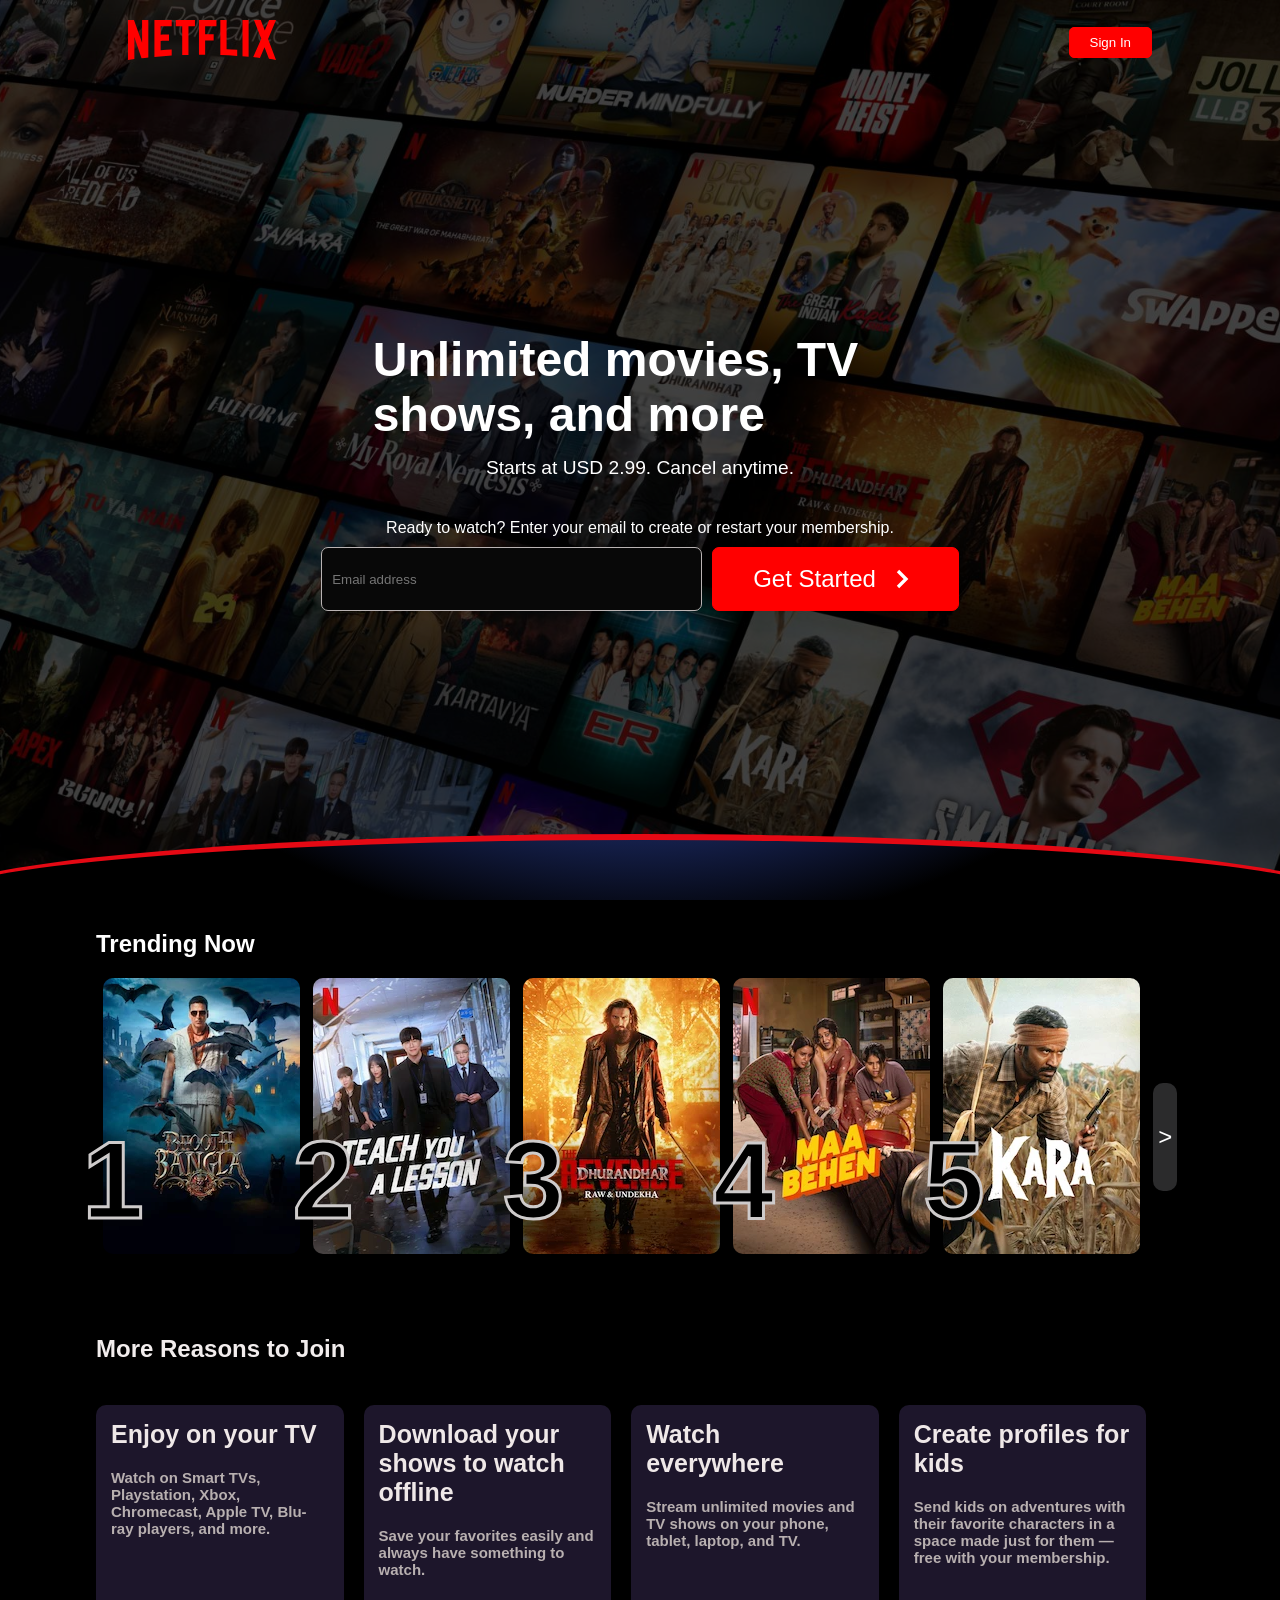
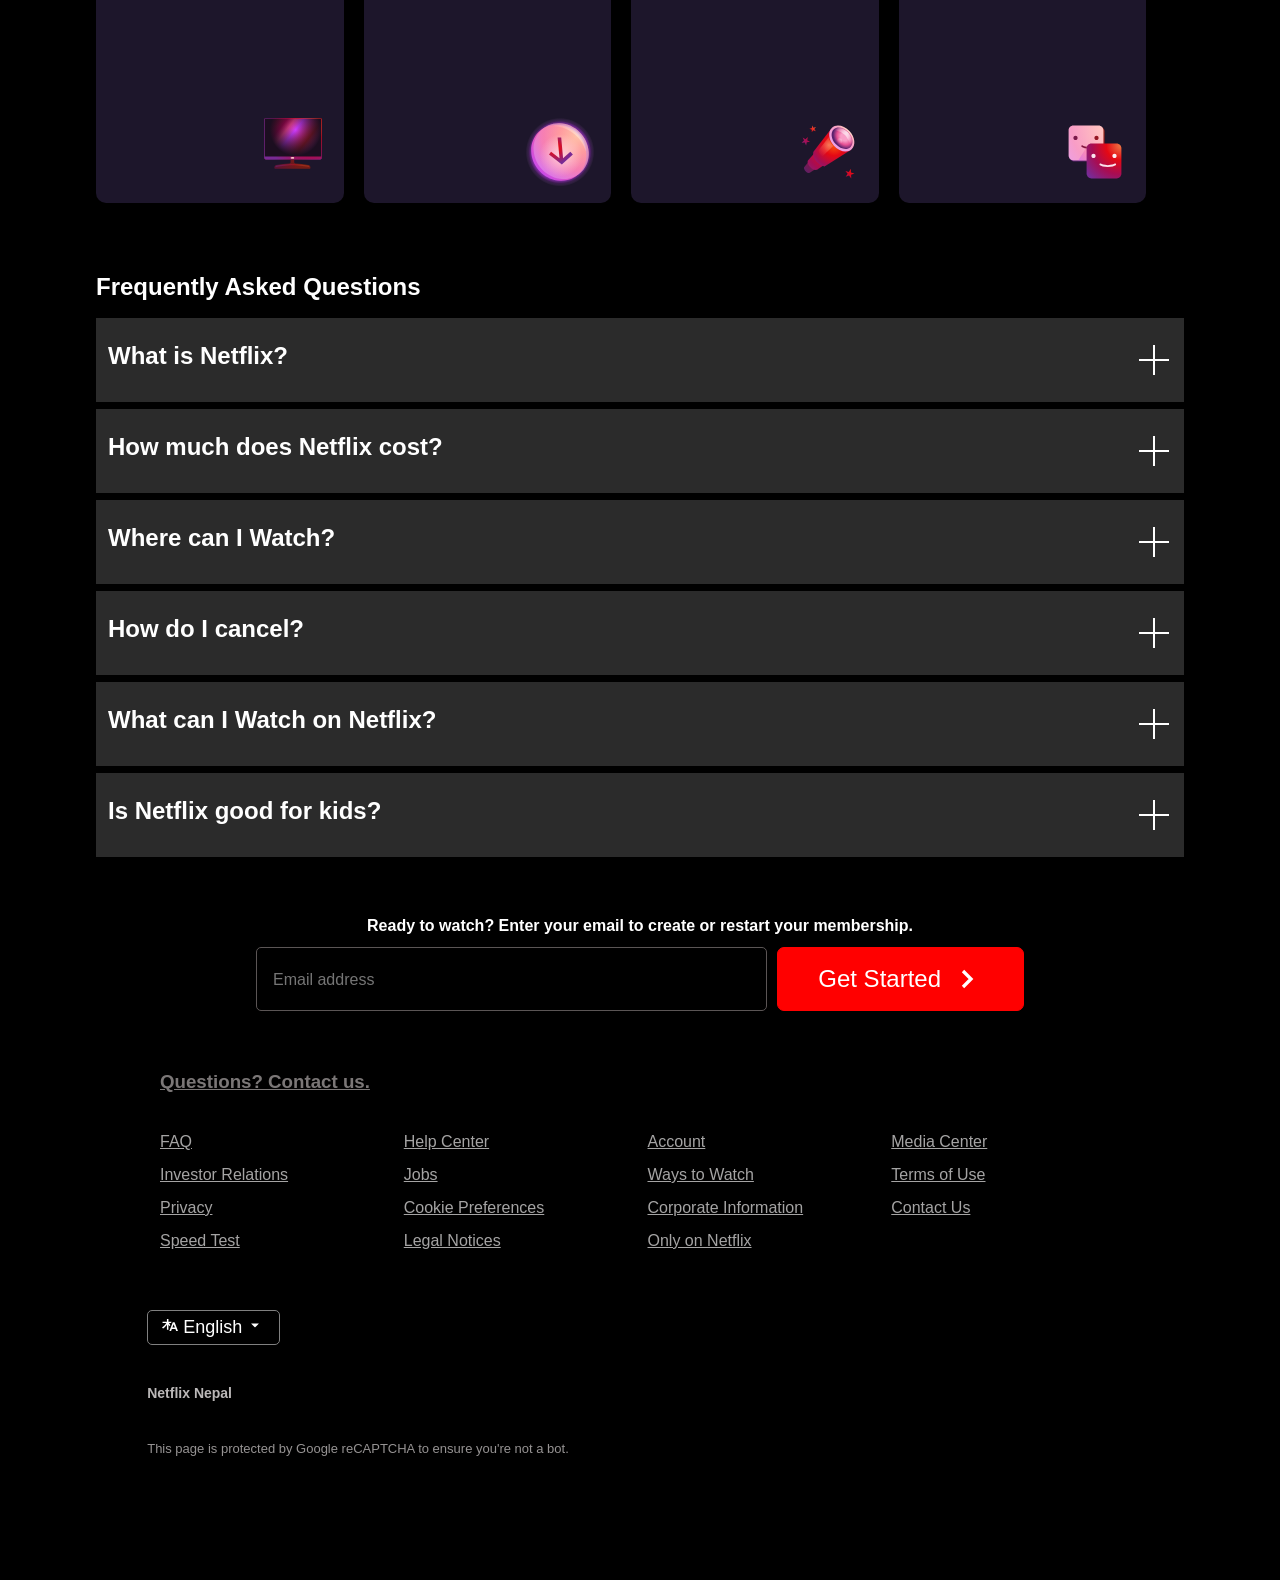
<file: netflix-clone/index.html>
<!DOCTYPE html>
<html lang="en">

<head>
    <meta charset="UTF-8">
    <meta http-equiv="X-UA-Compatible" content="IE=edge">
    <meta name="viewport" content="width=device-width, initial-scale=1.0">
    <title>clone netflix</title>
    <link rel="stylesheet" href="style.css">
</head>

<body>
    <!-- html code for the main box and navbar included -->
    <div class="main-box">
        <div class="main">
        </div>
        <div class="nav">
            <div class="logo">
                <!-- <img src="/assests/images/logo.svg" alt="netflix-logo"> -->
                <img src="assests/images/logo.svg" alt="netflix-logo">
            </div>
            <div class="sign_inbtn">
                <button>Sign In</button>
            </div>
        </div>
        <div class="maintext">
            <div class="text">
                <h1 class="text-1">Unlimited movies, TV shows, and more</h1>
                <div class="text-2">Starts at USD 2.99. Cancel anytime.</div>
            </div>
            <div class="lowertext">
                <div>Ready to watch? Enter your email to create or restart your membership.</div>
                <div class="buttons">
                    <input type="text" placeholder="Email address">
                    <!-- <button>Get Started &nbsp;&gt;</button> -->
                    <button>
                        Get Started
                        <svg xmlns="http://www.w3.org/2000/svg" width="32" height="32" viewBox="0 0 24 24" fill="none" stroke="currentColor" stroke-width="2.5" style="flex-shrink: 0;">
                            <polyline points="9 18 15 12 9 6"/>
                          </svg>
                    </button>
                </div>
            </div>

        </div>
        <!-- html code for that red curve -->
        <div class="curve">

        </div>
    </div>

    <!-- html code for trending section -->

    <div class="trending-section">
        <h3>Trending Now</h3>
        <div class="trending-images">
            <div class="image image1">
                <div class="rank">1</div>
                <img src="assests/images/trending-img-4.webp" alt="">
                <h1>2</h1>
            </div>
            <div class="image image2">
                <div class="rank">2</div>
                <img src="assests/images/trending-img-1.webp" alt="">
            </div>
            <div class="image image3">
                <div class="rank">3</div>
                <img src="assests/images/trending-img-2.webp" alt="">
            </div>
            <div class="image image4">
                <div class="rank">4</div>
                <img src="assests/images/trending-img-3.webp" alt="">
            </div>
            <div class="image image5">
                <div class="rank">5</div>
                <img src="assests/images/treding-img-5.webp" alt="">
            </div>
            <div class="gt-icon">&gt;</div>
        </div>
    </div>

    <!-- html code for more reasons to join -->
    <div class="mrtj"><!-- mrtj means more reasons to join-->
        <h2>More Reasons to Join</h2>
        <div class="reasons">
            <div class="tv tv-1">
                <h3>Enjoy on your TV</h3>
                <h5>Watch on Smart TVs,&nbsp;&nbsp;&nbsp; Playstation, Xbox, Chromecast, Apple TV, Blu-ray players, and more.
                </h5>
                <div class="tv-logo">
                    <svg width="72" height="72" viewBox="0 0 72 72" fill="none">
                        <g id="television-core-small">
                            <path id="Vector" fill-rule="evenodd" clip-rule="evenodd"
                                d="M37.2 53.3992C37.2 52.7365 36.6628 52.1992 36 52.1992H34.8C34.1373 52.1992 33.6 52.7365 33.6 53.3992V56.2636C33.6 56.9129 33.0834 57.4433 32.4347 57.4739C30.3013 57.5744 28.1719 57.7834 26.0546 58.1011L19.444 59.0926C18.2692 59.2688 17.4 60.2782 17.4 61.4662V62.0992C17.4 62.4304 17.6686 62.6992 18 62.6992H52.8C53.1314 62.6992 53.4 62.4304 53.4 62.0992V61.4662C53.4 60.2782 52.5309 59.2688 51.3561 59.0926L44.7454 58.1011C42.6282 57.7834 40.4987 57.5744 38.3653 57.4739C37.7167 57.4433 37.2 56.9129 37.2 56.2636V53.3992Z"
                                fill="url(#paint0_radial_5179_1308)"></path>
                            <path id="Vector_2"
                                d="M18.6 60.7388C18.6 60.2306 18.9587 59.796 19.4602 59.711C22.0196 59.2775 29.7585 58.0508 35.4 58.0508C41.0415 58.0508 48.7804 59.2775 51.3398 59.711C51.8412 59.796 52.2 60.2306 52.2 60.7388C52.2 60.902 52.0575 61.0268 51.8967 61.0004C50.1219 60.707 40.9704 59.2409 35.4 59.2409C29.8295 59.2409 20.678 60.707 18.9033 61.0004C18.7425 61.0268 18.6 60.902 18.6 60.7388Z"
                                fill="url(#paint1_radial_5179_1308)"></path>
                            <path id="Vector_3"
                                d="M63 12H8.99995C8.00584 12 7.19995 12.8059 7.19995 13.8V51.6C7.19995 52.5941 8.00584 53.4 8.99995 53.4H63C63.9941 53.4 64.8 52.5941 64.8 51.6V13.8C64.8 12.8059 63.9941 12 63 12Z"
                                fill="url(#paint2_linear_5179_1308)"></path>
                            <path id="Vector_4"
                                d="M63 12H8.99995C8.00584 12 7.19995 12.8059 7.19995 13.8V51.6C7.19995 52.5941 8.00584 53.4 8.99995 53.4H63C63.9941 53.4 64.8 52.5941 64.8 51.6V13.8C64.8 12.8059 63.9941 12 63 12Z"
                                fill="url(#paint3_radial_5179_1308)"></path>
                            <path id="Vector_5" fill-rule="evenodd" clip-rule="evenodd"
                                d="M8.99995 12.6H63C63.663 12.6 64.2 13.1372 64.2 13.8V50.4H7.79995V13.8C7.79995 13.1372 8.33719 12.6 8.99995 12.6ZM7.19995 50.4V13.8C7.19995 12.8059 8.00581 12 8.99995 12H63C63.9942 12 64.8 12.8059 64.8 13.8V50.4V51.6C64.8 52.5941 63.9942 53.4 63 53.4H8.99995C8.00581 53.4 7.19995 52.5941 7.19995 51.6V50.4Z"
                                fill="url(#paint4_radial_5179_1308)"></path>
                            <path id="Vector_6"
                                d="M35.4 52.8C36.3941 52.8 37.2 52.3971 37.2 51.9C37.2 51.4029 36.3941 51 35.4 51C34.4059 51 33.6 51.4029 33.6 51.9C33.6 52.3971 34.4059 52.8 35.4 52.8Z"
                                fill="url(#paint5_radial_5179_1308)"></path>
                        </g>
                        <defs>
                            <radialGradient id="paint0_radial_5179_1308" cx="0" cy="0" r="1"
                                gradientUnits="userSpaceOnUse"
                                gradientTransform="translate(50.3269 49.3723) rotate(118.526) scale(55.1579 46.2871)">
                                <stop stop-color="#802600"></stop>
                                <stop offset="0.333333" stop-color="#6F181D"></stop>
                                <stop offset="0.666667" stop-color="#5B1333"></stop>
                                <stop offset="1" stop-color="#391945"></stop>
                            </radialGradient>
                            <radialGradient id="paint1_radial_5179_1308" cx="0" cy="0" r="1"
                                gradientUnits="userSpaceOnUse"
                                gradientTransform="translate(48.1077 53.6128) rotate(158.116) scale(32.7275 42.219)">
                                <stop stop-color="#99421D"></stop>
                                <stop offset="0.333333" stop-color="#99161D"></stop>
                                <stop offset="0.666667" stop-color="#7D1845"></stop>
                                <stop offset="1" stop-color="#59216E"></stop>
                            </radialGradient>
                            <linearGradient id="paint2_linear_5179_1308" x1="10.4727" y1="14.9572" x2="56.1755"
                                y2="51.4814" gradientUnits="userSpaceOnUse">
                                <stop stop-color="#99161D"></stop>
                                <stop offset="0.245283" stop-color="#CA005B"></stop>
                                <stop offset="0.346698" stop-color="#FF479A"></stop>
                                <stop offset="0.46934" stop-color="#CC3CFF"></stop>
                                <stop offset="0.735849" stop-color="#BC1A22"></stop>
                                <stop offset="1" stop-color="#C94FF5"></stop>
                            </linearGradient>
                            <radialGradient id="paint3_radial_5179_1308" cx="0" cy="0" r="1"
                                gradientUnits="userSpaceOnUse"
                                gradientTransform="translate(38.6181 23.8286) rotate(90) scale(25.9571 25.8545)">
                                <stop stop-color="#1C0E20" stop-opacity="0"></stop>
                                <stop offset="1" stop-color="#1C0E20"></stop>
                            </radialGradient>
                            <radialGradient id="paint4_radial_5179_1308" cx="0" cy="0" r="1"
                                gradientUnits="userSpaceOnUse"
                                gradientTransform="translate(54 20.1938) rotate(144.293) scale(47.2897 44.8232)">
                                <stop stop-color="#EF7744"></stop>
                                <stop offset="0.333333" stop-color="#E50914"></stop>
                                <stop offset="0.666667" stop-color="#A70D53"></stop>
                                <stop offset="1" stop-color="#792A95"></stop>
                            </radialGradient>
                            <radialGradient id="paint5_radial_5179_1308" cx="0" cy="0" r="1"
                                gradientUnits="userSpaceOnUse"
                                gradientTransform="translate(36.525 51.3562) rotate(135) scale(4.58735)">
                                <stop stop-color="#FFDCCC"></stop>
                                <stop offset="0.333333" stop-color="#FFBDC0"></stop>
                                <stop offset="0.666667" stop-color="#F89DC6"></stop>
                                <stop offset="1" stop-color="#E4A1FA"></stop>
                            </radialGradient>
                        </defs>
                    </svg>
                </div>
            </div>
            <div class="tv tv-2">
                <h3>Download your shows to watch offline</h3>
                <h5>Save your favorites easily and always have something to watch.
                </h5>
                <div class="tv-logo">
                <svg width="72" height="72" viewBox="0 0 72 72" fill="none"><g id="download-core-small"><path id="Vector" d="M36 70.2008C54.8882 70.2008 70.2001 54.8889 70.2001 36.0008C70.2001 17.1126 54.8882 1.80078 36 1.80078C17.1119 1.80078 1.80005 17.1126 1.80005 36.0008C1.80005 54.8889 17.1119 70.2008 36 70.2008Z" fill="url(#paint0_radial_5179_7940)"></path><path id="Vector_2" opacity="0.4" d="M64.7658 36.195C65.5206 51.5916 53.7908 63.5824 38.5668 62.977C23.3428 62.3722 10.3893 49.4 9.63446 34.0034C8.87954 18.6068 20.6091 6.61594 35.8331 7.22116C51.0571 7.82638 64.0104 20.7984 64.7658 36.195Z" fill="url(#paint1_radial_5179_7940)"></path><path id="Vector_3" d="M62.3657 37.9958C63.1205 53.3924 51.3908 65.3832 36.1668 64.7778C20.9428 64.173 7.9893 51.2008 7.23444 35.8041C6.47952 20.4075 18.2091 8.41672 33.4331 9.02194C48.6571 9.62716 61.6103 22.5992 62.3657 37.9958Z" fill="url(#paint2_radial_5179_7940)"></path><path id="Vector_4" opacity="0.5" d="M64.7658 36.195C65.5206 51.5916 53.7908 63.5824 38.5668 62.977C23.3428 62.3722 10.3893 49.4 9.63446 34.0034C8.87954 18.6068 20.6091 6.61594 35.8331 7.22116C51.0571 7.82638 64.0104 20.7984 64.7658 36.195Z" fill="url(#paint3_radial_5179_7940)"></path><path id="Vector_5" opacity="0.6" d="M36.9 60.6C48.6636 60.6 58.2 51.0637 58.2 39.3C58.2 27.5363 48.6636 18 36.9 18C25.1363 18 15.6 27.5363 15.6 39.3C15.6 51.0637 25.1363 60.6 36.9 60.6Z" fill="url(#paint4_radial_5179_7940)"></path><path id="Vector_6" fill-rule="evenodd" clip-rule="evenodd" d="M39.0849 42.2727L46.3387 35.76L48.8945 38.5142L38.9118 47.477L37.8466 48.4333L36.6071 47.477L24.9899 38.5142L27.0434 35.76L35.4849 42.2727L33.6 21.6016H37.2L39.0849 42.2727Z" fill="url(#paint5_radial_5179_7940)"></path><path id="Vector_7" opacity="0.4" fill-rule="evenodd" clip-rule="evenodd" d="M61.6566 34.9618C61.7832 35.3893 62.391 35.3233 62.3694 34.878C61.6962 21.1369 50.1509 9.55975 36.5817 9.01957C34.4606 8.93515 32.4155 9.12541 30.4772 9.55909C30.0745 9.64915 30.1575 10.2082 30.5697 10.2246C45.0094 10.7979 57.6246 21.2971 61.6566 34.9618Z" fill="url(#paint6_radial_5179_7940)"></path></g><defs><radialGradient id="paint0_radial_5179_7940" cx="0" cy="0" r="1" gradientUnits="userSpaceOnUse" gradientTransform="translate(36.0001 36.1837) rotate(-90) scale(34.3829)"><stop offset="0.782019" stop-color="#982DBE"></stop><stop offset="0.906819" stop-color="#B038DC" stop-opacity="0.2"></stop><stop offset="1" stop-color="#E4A1FA" stop-opacity="0"></stop></radialGradient><radialGradient id="paint1_radial_5179_7940" cx="0" cy="0" r="1" gradientUnits="userSpaceOnUse" gradientTransform="translate(52.9937 20.0992) rotate(135) scale(49.9836)"><stop stop-color="#FFDCCC"></stop><stop offset="0.333333" stop-color="#FFBDC0"></stop><stop offset="0.666667" stop-color="#F89DC6"></stop><stop offset="1" stop-color="#E4A1FA"></stop></radialGradient><radialGradient id="paint2_radial_5179_7940" cx="0" cy="0" r="1" gradientUnits="userSpaceOnUse" gradientTransform="translate(52.7999 19.6937) rotate(135) scale(53.1037)"><stop stop-color="#FFA984"></stop><stop offset="0.333333" stop-color="#FF787F"></stop><stop offset="0.666667" stop-color="#F45FA2"></stop><stop offset="1" stop-color="#C44AF1"></stop></radialGradient><radialGradient id="paint3_radial_5179_7940" cx="0" cy="0" r="1" gradientUnits="userSpaceOnUse" gradientTransform="translate(52.9937 20.0992) rotate(135) scale(49.9836)"><stop stop-color="#FFDCCC"></stop><stop offset="0.333333" stop-color="#FFBDC0"></stop><stop offset="0.666667" stop-color="#F89DC6"></stop><stop offset="1" stop-color="#E4A1FA"></stop></radialGradient><radialGradient id="paint4_radial_5179_7940" cx="0" cy="0" r="1" gradientUnits="userSpaceOnUse" gradientTransform="translate(36.9 39.3) scale(21.3)"><stop stop-color="white"></stop><stop offset="1" stop-color="white" stop-opacity="0"></stop></radialGradient><radialGradient id="paint5_radial_5179_7940" cx="0" cy="0" r="1" gradientUnits="userSpaceOnUse" gradientTransform="translate(31.2 32.1016) rotate(39.5226) scale(15.5567)"><stop stop-color="#EF7744"></stop><stop offset="0.2406" stop-color="#E50914"></stop><stop offset="1" stop-color="#792A95"></stop></radialGradient><radialGradient id="paint6_radial_5179_7940" cx="0" cy="0" r="1" gradientUnits="userSpaceOnUse" gradientTransform="translate(50.7 21.3) rotate(-180) scale(30)"><stop stop-color="white"></stop><stop offset="1" stop-color="white" stop-opacity="0"></stop></radialGradient></defs></svg>
            </div>
            </div>
            <div class="tv tv-3">
                <h3>Watch everywhere</h3>
                <h5>Stream unlimited movies and TV shows on your phone, tablet, laptop, and TV.
                </h5>
                <div class="tv-logo">
                <svg width="72" height="72" viewBox="0 0 72 72" fill="none"><g id="telescope-core-small"><path id="Vector" d="M24.0492 36.6016L33.6 46.3898L17.8029 56.8633C17.8029 56.8633 15.8891 57.6983 13.625 55.2638C11.361 52.8293 12.1235 51.238 12.1235 51.238L24.0492 36.6016Z" fill="url(#paint0_radial_5179_1664)"></path><path id="Vector_2" d="M25.0344 34.1992L36 46.151L25.0616 53.8043C25.0616 53.8043 21.8289 55.0984 18.0987 51.0172C14.3686 46.9358 15.9198 44.5105 15.9198 44.5105L25.0344 34.1992Z" fill="url(#paint1_radial_5179_1664)"></path><path id="Vector_3" d="M39 13.0195L59.1 33.6788L32.5325 50.4142C32.5325 50.4142 28.7459 50.2552 24.3978 45.4897C20.0498 40.7243 21.4096 35.8101 21.4096 35.8101L39 13.0195Z" fill="url(#paint2_radial_5179_1664)"></path><path id="Vector_4" d="M57.6709 15.3516C63.1044 21.2807 63.9858 29.2883 59.6386 33.2371C55.2916 37.186 47.3628 35.5806 41.9292 29.6515C36.4954 23.7224 35.6145 15.7148 39.9615 11.766C44.3084 7.81716 52.2372 9.42252 57.6709 15.3516Z" fill="url(#paint3_radial_5179_1664)"></path><path id="Vector_5" d="M58.3787 31.255C54.8121 34.5032 48.2143 33.0817 43.6421 28.0798C39.07 23.078 38.2547 16.39 41.8213 13.1419C45.3879 9.89364 51.9857 11.3152 56.5579 16.3171C61.1298 21.3189 61.9452 28.0069 58.3787 31.255Z" fill="url(#paint4_radial_5179_1664)"></path><path id="Vector_6" opacity="0.85" d="M59.6783 28.823C60.576 24.1785 59.6544 20.5934 56.1603 16.6199C52.6662 12.6464 47.3508 10.8657 43.7796 12.7598C39.371 15.098 48.3734 13.5961 53.4577 19.5815C57.8259 24.724 58.8516 33.1009 59.6783 28.823Z" fill="url(#paint5_radial_5179_1664)"></path><path id="Vector_7" opacity="0.4" d="M50.3979 25.2452C50.4549 26.7239 49.2932 27.7677 47.8032 27.5766C46.3131 27.3856 45.059 26.032 45.002 24.5532C44.945 23.0745 46.1067 22.0307 47.5968 22.2218C49.0868 22.4128 50.341 23.7664 50.3979 25.2452Z" fill="url(#paint6_radial_5179_1664)"></path><path id="Vector_8" opacity="0.6" d="M36.9217 21.0039L26.4258 34.3627C26.3297 36.4604 28.2903 39.5534 30.0334 40.8344L41.2345 29.9105C39.6 28.2005 36.9591 24.1025 36.9217 21.0039Z" fill="url(#paint7_radial_5179_1664)"></path><path id="Vector_9" fill-rule="evenodd" clip-rule="evenodd" d="M20.0576 9.60156L21.479 11.7187L24 11.0654L22.3575 13.0272L23.7789 15.1444L21.3424 14.2397L19.7 16.2016L19.8365 13.6806L17.4 12.7759L19.9209 12.1225L20.0576 9.60156ZM58.776 52.8016L58.9623 56.4685L62.4 57.4188L59.0774 58.7347L59.2637 62.4016L57.0239 59.548L53.7014 60.8638L55.6397 57.7843L53.4 54.9307L56.8377 55.8811L58.776 52.8016ZM15.206 24.2101L15.8768 21.0016L13.4793 23.1964L10.6853 21.5563L11.9975 24.553L9.59998 26.7478L12.8085 26.405L14.1207 29.4016L14.7915 26.1931L18 25.8502L15.206 24.2101Z" fill="url(#paint8_linear_5179_1664)"></path></g><defs><radialGradient id="paint0_radial_5179_1664" cx="0" cy="0" r="1" gradientUnits="userSpaceOnUse" gradientTransform="translate(36.6875 32.7016) rotate(135) scale(34.9134)"><stop stop-color="#99421D"></stop><stop offset="0.333333" stop-color="#99161D"></stop><stop offset="0.666667" stop-color="#7D1845"></stop><stop offset="1" stop-color="#59216E"></stop></radialGradient><radialGradient id="paint1_radial_5179_1664" cx="0" cy="0" r="1" gradientUnits="userSpaceOnUse" gradientTransform="translate(42.5937 27.2992) rotate(135) scale(44.5477 44.5279)"><stop stop-color="#EF7744"></stop><stop offset="0.333333" stop-color="#E50914"></stop><stop offset="0.666667" stop-color="#A70D53"></stop><stop offset="1" stop-color="#792A95"></stop></radialGradient><radialGradient id="paint2_radial_5179_1664" cx="0" cy="0" r="1" gradientUnits="userSpaceOnUse" gradientTransform="translate(42.3 29.106) rotate(135) scale(31.8127)"><stop stop-color="#FB540D"></stop><stop offset="0.333333" stop-color="#E50914"></stop><stop offset="0.666667" stop-color="#A70D53"></stop><stop offset="1" stop-color="#792A95"></stop></radialGradient><radialGradient id="paint3_radial_5179_1664" cx="0" cy="0" r="1" gradientUnits="userSpaceOnUse" gradientTransform="translate(57.675 14.7078) rotate(134.326) scale(24.0433 24.0367)"><stop stop-color="#FFDCCC"></stop><stop offset="0.333333" stop-color="#FFBDC0"></stop><stop offset="0.666667" stop-color="#F89DC6"></stop><stop offset="1" stop-color="#E4A1FA"></stop></radialGradient><radialGradient id="paint4_radial_5179_1664" cx="0" cy="0" r="1" gradientUnits="userSpaceOnUse" gradientTransform="translate(52.1305 21.273) rotate(141.875) scale(9.87138 12.8159)"><stop offset="0.307292" stop-color="#F89DC6"></stop><stop offset="0.645392" stop-color="#E75094"></stop><stop offset="1" stop-color="#59216E"></stop></radialGradient><radialGradient id="paint5_radial_5179_1664" cx="0" cy="0" r="1" gradientUnits="userSpaceOnUse" gradientTransform="translate(55.8 15.6) rotate(135) scale(13.1522)"><stop stop-color="white"></stop><stop offset="1" stop-color="white" stop-opacity="0"></stop></radialGradient><radialGradient id="paint6_radial_5179_1664" cx="0" cy="0" r="1" gradientUnits="userSpaceOnUse" gradientTransform="translate(49.2362 22.9648) rotate(131.079) scale(5.08644 6.006)"><stop stop-color="white"></stop><stop offset="1" stop-color="white" stop-opacity="0"></stop></radialGradient><radialGradient id="paint7_radial_5179_1664" cx="0" cy="0" r="1" gradientUnits="userSpaceOnUse" gradientTransform="translate(36.8758 29.1353) rotate(137.622) scale(13.5764)"><stop stop-color="#FFA984"></stop><stop offset="1" stop-color="#F7636B" stop-opacity="0"></stop></radialGradient><linearGradient id="paint8_linear_5179_1664" x1="44.65" y1="27.9016" x2="24.25" y2="48.3016" gradientUnits="userSpaceOnUse"><stop stop-color="#EF7744"></stop><stop offset="0.333333" stop-color="#E50914"></stop><stop offset="0.666667" stop-color="#A70D53"></stop><stop offset="1" stop-color="#792A95"></stop></linearGradient></defs></svg>
            </div>
            </div>
            <div class="tv tv-4">
                <h3>Create profiles for kids</h3>
                <h5>Send kids on adventures with their favorite characters in a space made just for them — free with your membership.
                </h5>
                <div class="tv-logo">
                <svg width="72" height="72" viewBox="0 0 72 72" fill="none"><g id="profiles-core-small"><path id="Vector" d="M10.8 15.6008C10.8 12.9499 12.949 10.8008 15.5999 10.8008H40.8C43.4509 10.8008 45.6 12.9498 45.6 15.6008V40.8007C45.6 43.4516 43.4509 45.6007 40.8 45.6007H15.6C12.949 45.6007 10.8 43.4517 10.8 40.8007V15.6008Z" fill="url(#paint0_radial_5179_7919)"></path><path id="Vector_2" d="M9.59998 14.4016C9.59998 11.7506 11.749 9.60162 14.4 9.60156H39.6C42.251 9.60156 44.4 11.7506 44.4 14.4016V39.6015C44.4 42.2525 42.251 44.4015 39.6 44.4015H14.4C11.749 44.4016 9.59998 42.2525 9.59998 39.6015V14.4016Z" fill="url(#paint1_radial_5179_7919)"></path><path id="Vector_3" d="M18.6 21.9008C18.6 23.0606 17.6598 24.0008 16.5 24.0008C15.3402 24.0008 14.4 23.0606 14.4 21.9008C14.4 20.741 15.3402 19.8008 16.5 19.8008C17.6598 19.8008 18.6 20.741 18.6 21.9008Z" fill="url(#paint2_radial_5179_7919)"></path><path id="Vector_4" d="M39.6 21.9008C39.6 23.0606 38.6598 24.0008 37.5 24.0008C36.3402 24.0008 35.4 23.0606 35.4 21.9008C35.4 20.741 36.3402 19.8008 37.5 19.8008C38.6598 19.8008 39.6 20.741 39.6 21.9008Z" fill="url(#paint3_radial_5179_7919)"></path><path id="Vector_5" d="M23.6713 29.4501C23.2437 29.1967 22.6917 29.3379 22.4383 29.7655C22.1848 30.1932 22.3261 30.7452 22.7537 30.9986C23.8254 31.6337 26.769 32.7744 30.6375 32.7744C34.506 32.7744 37.4497 31.6337 38.5213 30.9986C38.949 30.7452 39.0902 30.1932 38.8368 29.7655C38.5834 29.3379 38.0313 29.1967 37.6037 29.4501C36.8191 29.9151 34.194 30.9744 30.6375 30.9744C27.081 30.9744 24.456 29.9151 23.6713 29.4501Z" fill="url(#paint4_radial_5179_7919)"></path><path id="Vector_6" opacity="0.35" d="M19.2 44.4016H28.2L32.4 27.6016C30.2787 28.1801 28.4542 29.5387 27.2921 31.4053L19.2 44.4016Z" fill="url(#paint5_radial_5179_7919)"></path><path id="Vector_7" d="M27.6 32.4016C27.6 29.7506 29.749 27.6016 32.4 27.6016L57.6 27.6016C60.2508 27.6016 62.4 29.7506 62.4 32.4016V57.6015C62.4 60.2524 60.2508 62.4016 57.6 62.4016H32.4C29.749 62.4016 27.6 60.2524 27.6 57.6016V32.4016Z" fill="url(#paint6_radial_5179_7919)"></path><path id="Vector_8" d="M36.6 39.9008C36.6 41.0606 35.6598 42.0008 34.5 42.0008C33.3402 42.0008 32.4 41.0606 32.4 39.9008C32.4 38.741 33.3402 37.8008 34.5 37.8008C35.6598 37.8008 36.6 38.741 36.6 39.9008Z" fill="url(#paint7_radial_5179_7919)"></path><path id="Vector_9" d="M57.6 39.9008C57.6 41.0606 56.6598 42.0008 55.5 42.0008C54.3402 42.0008 53.4 41.0606 53.4 39.9008C53.4 38.741 54.3402 37.8008 55.5 37.8008C56.6598 37.8008 57.6 38.741 57.6 39.9008Z" fill="url(#paint8_radial_5179_7919)"></path><path id="Vector_10" d="M41.8213 47.6025C41.3937 47.349 40.8416 47.4903 40.5882 47.9179C40.3348 48.3455 40.476 48.8976 40.9037 49.1509C41.9753 49.786 44.919 50.9267 48.7875 50.9267C52.656 50.9267 55.5996 49.786 56.6713 49.1509C57.0989 48.8976 57.2402 48.3455 56.9867 47.9179C56.7333 47.4903 56.1813 47.349 55.7537 47.6025C54.969 48.0674 52.344 49.1267 48.7875 49.1267C45.231 49.1267 42.6059 48.0674 41.8213 47.6025Z" fill="url(#paint9_radial_5179_7919)"></path></g><defs><radialGradient id="paint0_radial_5179_7919" cx="0" cy="0" r="1" gradientUnits="userSpaceOnUse" gradientTransform="translate(39.075 17.6882) rotate(135) scale(32.8097)"><stop stop-color="#99421D"></stop><stop offset="0.333333" stop-color="#99161D"></stop><stop offset="0.666667" stop-color="#7D1845"></stop><stop offset="1" stop-color="#59216E"></stop></radialGradient><radialGradient id="paint1_radial_5179_7919" cx="0" cy="0" r="1" gradientUnits="userSpaceOnUse" gradientTransform="translate(62.4 8.70157) rotate(133.87) scale(75.3216)"><stop stop-color="#FFDCCC"></stop><stop offset="0.333333" stop-color="#FFBDC0"></stop><stop offset="0.666667" stop-color="#F89DC6"></stop><stop offset="1" stop-color="#E4A1FA"></stop></radialGradient><radialGradient id="paint2_radial_5179_7919" cx="0" cy="0" r="1" gradientUnits="userSpaceOnUse" gradientTransform="translate(60.3 11.1008) rotate(133.939) scale(68.7426 55.9547)"><stop stop-color="#99421D"></stop><stop offset="0.333333" stop-color="#99161D"></stop><stop offset="0.666667" stop-color="#7D1845"></stop><stop offset="1" stop-color="#59216E"></stop></radialGradient><radialGradient id="paint3_radial_5179_7919" cx="0" cy="0" r="1" gradientUnits="userSpaceOnUse" gradientTransform="translate(60.3 11.1008) rotate(133.939) scale(68.7426 55.9547)"><stop stop-color="#99421D"></stop><stop offset="0.333333" stop-color="#99161D"></stop><stop offset="0.666667" stop-color="#7D1845"></stop><stop offset="1" stop-color="#59216E"></stop></radialGradient><radialGradient id="paint4_radial_5179_7919" cx="0" cy="0" r="1" gradientUnits="userSpaceOnUse" gradientTransform="translate(60.3 11.0994) rotate(133.939) scale(68.7426 55.9548)"><stop stop-color="#99421D"></stop><stop offset="0.333333" stop-color="#99161D"></stop><stop offset="0.666667" stop-color="#7D1845"></stop><stop offset="1" stop-color="#59216E"></stop></radialGradient><radialGradient id="paint5_radial_5179_7919" cx="0" cy="0" r="1" gradientUnits="userSpaceOnUse" gradientTransform="translate(39.6 27.9016) rotate(135) scale(23.3345)"><stop stop-color="#FFA984"></stop><stop offset="0.333333" stop-color="#FF787F"></stop><stop offset="0.666667" stop-color="#F45FA2"></stop><stop offset="1" stop-color="#C44AF1"></stop></radialGradient><radialGradient id="paint6_radial_5179_7919" cx="0" cy="0" r="1" gradientUnits="userSpaceOnUse" gradientTransform="translate(61.8 29.7016) rotate(135) scale(43.2749)"><stop stop-color="#EF7744"></stop><stop offset="0.333333" stop-color="#E50914"></stop><stop offset="0.666667" stop-color="#A70D53"></stop><stop offset="1" stop-color="#792A95"></stop></radialGradient><radialGradient id="paint7_radial_5179_7919" cx="0" cy="0" r="1" gradientUnits="userSpaceOnUse" gradientTransform="translate(62.1 11.1008) rotate(137.146) scale(73.6614 60.3576)"><stop stop-color="#FFDCCC"></stop><stop offset="0.333333" stop-color="#FDF6F6"></stop><stop offset="0.666667" stop-color="#FADCE9"></stop><stop offset="1" stop-color="#E4A1FA"></stop></radialGradient><radialGradient id="paint8_radial_5179_7919" cx="0" cy="0" r="1" gradientUnits="userSpaceOnUse" gradientTransform="translate(62.1 11.1008) rotate(137.146) scale(73.6614 60.3576)"><stop stop-color="#FFDCCC"></stop><stop offset="0.333333" stop-color="#FDF6F6"></stop><stop offset="0.666667" stop-color="#FADCE9"></stop><stop offset="1" stop-color="#E4A1FA"></stop></radialGradient><radialGradient id="paint9_radial_5179_7919" cx="0" cy="0" r="1" gradientUnits="userSpaceOnUse" gradientTransform="translate(62.1 11.1017) rotate(137.146) scale(73.6614 60.3576)"><stop stop-color="#FFDCCC"></stop><stop offset="0.333333" stop-color="#FDF6F6"></stop><stop offset="0.666667" stop-color="#FADCE9"></stop><stop offset="1" stop-color="#E4A1FA"></stop></radialGradient></defs></svg>
            </div>
            </div>
        </div>
    </div>
    <div class="faq">
        <h2>Frequently Asked Questions</h2>
        <div class="questions">
            <h3>What is Netflix?</h3>
            <svg viewBox="0 0 36 36" width="36" height="36" data-icon="PlusLarge" data-icon-id=":R16lad3alalaan996:" aria-hidden="true" class="default-ltr-iqcdef-cache-1uxeys2" xmlns="http://www.w3.org/2000/svg" fill="none" role="img"><path fill="currentColor" fill-rule="evenodd" d="M17 17V3h2v14h14v2H19v14h-2V19H3v-2z" clip-rule="evenodd"></path></svg>
        </div>
        <div class="questions">
            <h3>How much does Netflix cost?</h3>
            <svg viewBox="0 0 36 36" width="36" height="36" data-icon="PlusLarge" data-icon-id=":R16lad3alalaan996:" aria-hidden="true" class="default-ltr-iqcdef-cache-1uxeys2" xmlns="http://www.w3.org/2000/svg" fill="none" role="img"><path fill="currentColor" fill-rule="evenodd" d="M17 17V3h2v14h14v2H19v14h-2V19H3v-2z" clip-rule="evenodd"></path></svg>
        </div>
        <div class="questions">
            <h3>Where can I Watch?</h3>
            <svg viewBox="0 0 36 36" width="36" height="36" data-icon="PlusLarge" data-icon-id=":R16lad3alalaan996:" aria-hidden="true" class="default-ltr-iqcdef-cache-1uxeys2" xmlns="http://www.w3.org/2000/svg" fill="none" role="img"><path fill="currentColor" fill-rule="evenodd" d="M17 17V3h2v14h14v2H19v14h-2V19H3v-2z" clip-rule="evenodd"></path></svg>
        </div>
        <div class="questions">
            <h3>How do I cancel?</h3>
            <svg viewBox="0 0 36 36" width="36" height="36" data-icon="PlusLarge" data-icon-id=":R16lad3alalaan996:" aria-hidden="true" class="default-ltr-iqcdef-cache-1uxeys2" xmlns="http://www.w3.org/2000/svg" fill="none" role="img"><path fill="currentColor" fill-rule="evenodd" d="M17 17V3h2v14h14v2H19v14h-2V19H3v-2z" clip-rule="evenodd"></path></svg>
        </div>
        <div class="questions">
            <h3>What can I Watch on Netflix?</h3>
            <svg viewBox="0 0 36 36" width="36" height="36" data-icon="PlusLarge" data-icon-id=":R16lad3alalaan996:" aria-hidden="true" class="default-ltr-iqcdef-cache-1uxeys2" xmlns="http://www.w3.org/2000/svg" fill="none" role="img"><path fill="currentColor" fill-rule="evenodd" d="M17 17V3h2v14h14v2H19v14h-2V19H3v-2z" clip-rule="evenodd"></path></svg>
        </div>
        <div class="questions">
            <h3>Is Netflix good for kids?</h3>
            <svg viewBox="0 0 36 36" width="36" height="36" data-icon="PlusLarge" data-icon-id=":R16lad3alalaan996:" aria-hidden="true" class="default-ltr-iqcdef-cache-1uxeys2" xmlns="http://www.w3.org/2000/svg" fill="none" role="img"><path fill="currentColor" fill-rule="evenodd" d="M17 17V3h2v14h14v2H19v14h-2V19H3v-2z" clip-rule="evenodd"></path></svg>
        </div>
    </div>

    <!-- html code for ready to watch and email address and get started buttons -->

    <div class="rtw">
        <h3>Ready to watch? Enter your email to create or restart your membership.
        </h3>
        <div class="rtw-buttons">
            <input type="text" placeholder="Email address">
            <!-- <button>Get Started &nbsp;&gt;</button> -->
            <button>
                Get Started
                <svg xmlns="http://www.w3.org/2000/svg" width="32" height="32" viewBox="0 0 24 24" fill="none" stroke="currentColor" stroke-width="2.5" style="flex-shrink: 0;">
                    <polyline points="9 18 15 12 9 6"/>
                  </svg>
            </button>
        </div>
    </div>

    <!-- html code for contact us -->

    <div class="contact">
        <h3>Questions? Contact us.</h3>
        <div class="grid">
            <ul>
                <li>FAQ</li>
                <li>Help Center</li>
                <li>Account</li>
                <li>Media Center</li>
                <li>Investor Relations</li>
                <li>Jobs</li>
                <li>Ways to Watch</li>
                <li>Terms of Use</li>
                <li>Privacy</li>
                <li>Cookie Preferences</li>
                <li>Corporate Information</li>
                <li>Contact Us</li>
                <li>Speed Test</li>
                <li>Legal Notices</li>
                <li>Only on Netflix</li>
            </ul>
        </div>
    </div>

    <!-- html codes for footer -->
    <footer>
        <button class="english-button">
            <!-- This is language symbol svg -->
            <svg xmlns="http://www.w3.org/2000/svg" fill="none" role="img" viewBox="0 0 16 16" width="16" height="16"
                data-icon="LanguagesSmall" aria-hidden="true">
                <path fill-rule="evenodd" clip-rule="evenodd"
                    d="M10.7668 5.33333L10.5038 5.99715L9.33974 8.9355L8.76866 10.377L7.33333 14H9.10751L9.83505 12.0326H13.4217L14.162 14H16L12.5665 5.33333H10.8278H10.7668ZM10.6186 9.93479L10.3839 10.5632H11.1036H12.8856L11.6348 7.2136L10.6186 9.93479ZM9.52722 4.84224C9.55393 4.77481 9.58574 4.71045 9.62211 4.64954H6.41909V2H4.926V4.64954H0.540802V5.99715H4.31466C3.35062 7.79015 1.75173 9.51463 0 10.4283C0.329184 10.7138 0.811203 11.2391 1.04633 11.5931C2.55118 10.6795 3.90318 9.22912 4.926 7.57316V12.6667H6.41909V7.51606C6.81951 8.15256 7.26748 8.76169 7.7521 9.32292L8.31996 7.88955C7.80191 7.29052 7.34631 6.64699 6.9834 5.99715H9.06968L9.52722 4.84224Z"
                    fill="currentColor"></path>
            </svg>
            English
             <!-- This is downarrow svg -->
             <svg xmlns="http://www.w3.org/2000/svg" fill="none" role="img" viewBox="0 0 16 16" width="16" height="16"
             data-icon="CaretDownSmall" aria-hidden="true">
             <path fill-rule="evenodd" clip-rule="evenodd"
                 d="M11.5976 6.5C11.7461 6.5 11.8204 6.67956 11.7154 6.78457L8.23574 10.2643C8.10555 10.3945 7.89445 10.3945 7.76425 10.2643L4.28457 6.78457C4.17956 6.67956 4.25393 6.5 4.40244 6.5H11.5976Z"
                 fill="currentColor"></path>

         </svg>
        </button>
        <h3>Netflix Nepal</h3>
        <p>This page is protected by Google reCAPTCHA to ensure you're not a bot.</p>
    </footer>
</body>

</html>
</file>
<file: style.css>
/* css code for main-box including the navbar */

*{
    margin: 0;
    padding: 0;
    font-family: Netflix Sans, Helvetica Neue, Segoe UI, Roboto, Ubuntu, sans-serif;
}
.main-box{
    position:relative;
    height: 100vh;
    background-size: max(1600px,100vw);
    background-image: url("/assests/images/background-img.jpg");
    background-position: center center;
    background-repeat: no-repeat;
    overflow: hidden;

}
body{
    background-color:black ;
    font-family: "Netflix Sans",'Segeo UI';
}
.main{
    height: 100%;
    width: 100%;
    position: absolute;
    top: 0;
    opacity: 0.66;
    background-color:black;
}
.nav .logo img{
    height: 40px;
    position: relative;
}
.nav{
    width:80vw;
    display: flex;
    justify-content: space-between;
    align-items: center;
    margin:auto;
    position: relative;
    top: 20px;
    z-index: 10;
}
.sign_inbtn button{
    background-color: red;
    border: 1px solid red;
    color: white;
    padding: 7px 20px;
    border-radius: 5px;
    font-size: bold;
    cursor: pointer;
}
.sign_inbtn button:hover{
    background-color: rgb(211, 45, 45);
}
.maintext{
    margin-top:90px ;
    height: 75%;
    display: flex;
    flex-direction: column;
    gap: 40px;
    justify-content: center;
    align-items: center;
    position: relative;
    z-index: 10;
}
.text{
    color: rgb(255, 255, 255);
    flex-direction: column;
    display: flex;
    justify-content: center;
    gap: 15px;
    align-items: center;
}
.text-1{
    width: 60%;

    font-size: -webkit-xxx-large;
}
.text-2{
    font-size: larger;
}
.lowertext div{
    text-align: center;
    color: rgb(255, 255, 255);
}
.buttons{
    display: flex;
    justify-content: center;
    gap: 10px;
    margin-top: 10px;
    width: 45vw;
}
.buttons{
    display: flex;

    justify-content: center;
}
.lowertext button{
    background-color:red;
    border: 1px solid red;
    color: rgb(255, 255, 255);
    border-radius: 7px;
    padding: 15px 40px;
    font-size: x-large;
    display:flex;
    align-items: center;
    gap: 10px;
    flex-shrink: 0;
    cursor: pointer;
}
.lowertext button:hover{
    background-color: rgb(211, 45, 45);
}
.lowertext input{
    background-color: rgb(8, 8, 8);
    border: 1px solid rgb(185, 179, 179);
    padding: 15px 200px 15px 10px;
    color: rgb(255, 255, 255);
    border-radius: 7px;
}
  .curve {
    position: absolute;
    bottom: -60px;
    left: -5%;
    width: 110%;
    height: 120px;
    background: radial-gradient(50% 500% at 50% -420%,rgba(64, 97, 231, 0.4) 80%,rgba(0, 0, 0, 0.1) 100%),black;
    border-radius: 50%;
    border-bottom: 3px solid #e50914;
    box-shadow: 0 0 0 3px #e50914;
  }
@media screen and (max-width:800px) {
    .lowertext{
        display:flex;
        flex-direction: column;
        align-items: center;
        height: 20%;
        /* width: 900px; */
        /* justify-content: center; */
    }
    .lowertext button{
        /* display: flex;
        flex-direction: column; */
        /* padding: 0px; */
        /* padding: 5px 40px; */
        padding: 0px;
        width: 40%;
        /* width: 80px; */
        /* height:5% ; */
        font-size: small;

    }
    .buttons{
        display:  flex;
        flex-direction: column;
        align-items: center;
    }
    .lowertext input{
        padding: 0px;
        width: 50%;
    }
}

/* css codes for trending-section lower than navbar and main-box */
.trending-section h3{
    /* color: white; */
    color: rgb(255, 255, 255);
    font-size: x-large;
    /* padding-left:120px ; */
}
.trending-section{
    width: 85vw;
    margin:30px auto;
    display: flex;
    flex-direction: column;
    justify-content:flex-start ;
    gap:20px;
}
.image{
    position: relative;
}
.rank {
    position: absolute;
    bottom: 60px;
    left: -20px;
    font-size: 110px;
    font-weight: 900;
    color: black;
    -webkit-text-stroke: 3px #cecbcb;
    line-height: 1;
    z-index: 1;
    user-select: none;
  }
.image1 span{
    border: 1px solid white;
    display: inline-block;
    /* color: white; */
    color: rgb(255, 255, 255);
}
.trending-images{
    display: flex;
    justify-content: space-around;
}
.image img{
    cursor: pointer;
    border-radius: 10px;
    transition: transform 0.2s ease-in-out;
}
.image img:hover{
    transform:scale(1.1);
}
.gt-icon{
    /* color:white; */
    color: rgb(255, 255, 255);
    border-radius:10px;
    background-color: rgb(43, 43, 44);
    align-self: center;
    padding: 40px 5px;
    font-size: x-large;
}

/* css codes for more reason to join box */

.mrtj{
    height: 52vh;
    width: 85vw;
    margin: 40px auto;
    display: flex;
    flex-direction: column;
    justify-content: space-between;
}
.mrtj .tv{
    border-radius: 10px;
    padding: 15px 15px;
    display: flex;
    flex-direction: column;
    gap: 20px;
    width: 20%;
    background-color: #1D162B;
}
.mrtj h2{
    color: rgb(242, 237, 237);
}
.mrtj h3{
    color: rgb(239, 232, 232);
    font-size: 25px;
}
.mrtj h5{
    color: rgb(184, 176, 176);
    width: 85%;
    font-size: 15px;
    width: 100%;
}
.reasons{
    display: flex;
    gap: 20px;
    height: 85%;
}
.tv-logo{
    display: flex;
    height: 60%;
   justify-content: end;
   align-items: end;
}

/* css codes for frequently asked questions */
.faq{
    color: white;
    display: flex;
    flex-direction: column;
    gap: 7px;
    width: 85vw;
    margin: 60px auto;
}
.faq h2{
    font-size: 24px;
    padding: 10px 0px;
}
.faq h3{
    font-size: 24px;
}
.questions{
    background-color: #2b2b2b;
    display: flex;
    justify-content: space-between;
    padding: 24px 12px;
    font-size: 24px;
    cursor: pointer;
    transition: background-color 0.2s ease-in-out;
}
.questions:hover{
    background-color: #393939;
}

/* css code for ready to watch section */
.rtw{
    width: 60vw;
    margin: 40px auto;
}
.rtw h3{
    color:white;
    text-align: center;
    font-size: 16px;
}
.rtw-buttons{
    margin-top: 12px;
    /* border: 2px solid pink; */
    display: flex;
    gap: 10px;
}
.rtw-buttons input{
    background-color: black;
    color: white;
    border: 1px solid rgb(91, 85, 85);
    border-radius: 5px;
    width: 70%;
    padding: 10px 16px 8px;

}
.rtw-buttons input::placeholder{
    font-size: 16px;
}
.rtw-buttons button{
    background-color:red;
    border: 1px solid red;
    color: rgb(255, 255, 255);
    border-radius: 7px;
    padding: 15px 40px;
    font-size: x-large;
    display:flex;
    align-items: center;
    gap: 10px;
    flex-shrink: 0;
    cursor: pointer;
}
.rtw-buttons button:hover{
    background-color: rgb(211, 45, 45);
}

/* css codes for contact us section */
.contact{
    width: 75vw;
    margin:60px auto;

}
.contact h3{
    color: rgb(123, 119, 119);
    text-decoration:underline;
    cursor: pointer;
}
.grid ul li{
    list-style: none;
    color: rgb(165, 164, 164);
    text-decoration:underline;
    cursor: pointer;
}
.grid{
    margin-top: 40px;
}
.grid ul{
    display: grid;
    grid-template-columns: repeat(4,1fr);
    gap: 15px;
}

/* css codes for footer section */
footer{
    width: 77vw;
    margin: auto;
    height: 30vh;
}
footer button{
    background-color: black;
    color: white;
    padding: 6px 16px 6px 14px;
    border: 1px solid grey;
    border-radius: 5px;
    font-size: large;
}
footer h3{
    color: rgb(187, 184, 184);
    font-size: 14px;
    margin-top: 40px;
}
footer p{
    color: rgb(150, 147, 147);
    font-size: 13px;
    margin-top: 40px;
}
</file>
<file: netflix-clone/style.css>
/* css code for main-box including the navbar */

*{
    margin: 0;
    padding: 0;
    font-family: Netflix Sans, Helvetica Neue, Segoe UI, Roboto, Ubuntu, sans-serif;
}
.main-box{
    position:relative;
    height: 100vh;
    background-size: max(1600px,100vw);
    background-image: url("assests/images/background-img.jpg");
    background-position: center center;
    background-repeat: no-repeat;
    overflow: hidden;

}
body{
    background-color:black ;
    font-family: "Netflix Sans",'Segeo UI';
}
.main{
    height: 100%;
    width: 100%;
    position: absolute;
    top: 0;
    opacity: 0.66;
    background-color:black;
}
.nav .logo img{
    height: 40px;
    position: relative;
}
.nav{
    width:80vw;
    display: flex;
    justify-content: space-between;
    align-items: center;
    margin:auto;
    position: relative;
    top: 20px;
    z-index: 10;
}
.sign_inbtn button{
    background-color: red;
    border: 1px solid red;
    color: white;
    padding: 7px 20px;
    border-radius: 5px;
    font-size: bold;
    cursor: pointer;
}
.sign_inbtn button:hover{
    background-color: rgb(211, 45, 45);
}
.maintext{
    margin-top:90px ;
    height: 75%;
    display: flex;
    flex-direction: column;
    gap: 40px;
    justify-content: center;
    align-items: center;
    position: relative;
    z-index: 10;
}
.text{
    color: rgb(255, 255, 255);
    flex-direction: column;
    display: flex;
    justify-content: center;
    gap: 15px;
    align-items: center;
}
.text-1{
    width: 60%;

    font-size: -webkit-xxx-large;
}
.text-2{
    font-size: larger;
}
.lowertext div{
    text-align: center;
    color: rgb(255, 255, 255);
}
.buttons{
    display: flex;
    justify-content: center;
    gap: 10px;
    margin-top: 10px;
    width: 45vw;
}
.buttons{
    display: flex;

    justify-content: center;
}
.lowertext button{
    background-color:red;
    border: 1px solid red;
    color: rgb(255, 255, 255);
    border-radius: 7px;
    padding: 15px 40px;
    font-size: x-large;
    display:flex;
    align-items: center;
    gap: 10px;
    flex-shrink: 0;
    cursor: pointer;
}
.lowertext button:hover{
    background-color: rgb(211, 45, 45);
}
.lowertext input{
    background-color: rgb(8, 8, 8);
    border: 1px solid rgb(185, 179, 179);
    padding: 15px 200px 15px 10px;
    color: rgb(255, 255, 255);
    border-radius: 7px;
}
  .curve {
    position: absolute;
    bottom: -60px;
    left: -5%;
    width: 110%;
    height: 120px;
    background: radial-gradient(50% 500% at 50% -420%,rgba(64, 97, 231, 0.4) 80%,rgba(0, 0, 0, 0.1) 100%),black;
    border-radius: 50%;
    border-top: 3px solid #e50914;
    box-shadow: 0 0 0 3px #e50914;
  }
@media screen and (max-width:800px) {
    .lowertext{
        display:flex;
        flex-direction: column;
        align-items: center;
        height: 20%;
        /* width: 900px; */
        /* justify-content: center; */
    }
    .lowertext button{
        /* display: flex;
        flex-direction: column; */
        /* padding: 0px; */
        /* padding: 5px 40px; */
        padding: 0px;
        width: 40%;
        /* width: 80px; */
        /* height:5% ; */
        font-size: small;

    }
    .buttons{
        display:  flex;
        flex-direction: column;
        align-items: center;
    }
    .lowertext input{
        padding: 0px;
        width: 50%;
    }
}

/* css codes for trending-section lower than navbar and main-box */
.trending-section h3{
    /* color: white; */
    color: rgb(255, 255, 255);
    font-size: x-large;
    /* padding-left:120px ; */
}
.trending-section{
    width: 85vw;
    margin:30px auto;
    display: flex;
    flex-direction: column;
    justify-content:flex-start ;
    gap:20px;
}
.image{
    position: relative;
}
.rank {
    position: absolute;
    bottom: 60px;
    left: -20px;
    font-size: 110px;
    font-weight: 900;
    color: black;
    -webkit-text-stroke: 3px #cecbcb;
    line-height: 1;
    z-index: 1;
    user-select: none;
  }
.image1 span{
    border: 1px solid white;
    display: inline-block;
    /* color: white; */
    color: rgb(255, 255, 255);
}
.trending-images{
    display: flex;
    justify-content: space-around;
}
.image img{
    cursor: pointer;
    border-radius: 10px;
    transition: transform 0.2s ease-in-out;
}
.image img:hover{
    transform:scale(1.1);
}
.gt-icon{
    /* color:white; */
    color: rgb(255, 255, 255);
    border-radius:10px;
    background-color: rgb(43, 43, 44);
    align-self: center;
    padding: 40px 5px;
    font-size: x-large;
}

/* css codes for more reason to join box */

.mrtj{
    height: 52vh;
    width: 85vw;
    margin: 40px auto;
    display: flex;
    flex-direction: column;
    justify-content: space-between;
}
.mrtj .tv{
    border-radius: 10px;
    padding: 15px 15px;
    display: flex;
    flex-direction: column;
    gap: 20px;
    width: 20%;
    background-color: #1D162B;
}
.mrtj h2{
    color: rgb(242, 237, 237);
}
.mrtj h3{
    color: rgb(239, 232, 232);
    font-size: 25px;
}
.mrtj h5{
    color: rgb(184, 176, 176);
    width: 85%;
    font-size: 15px;
    width: 100%;
}
.reasons{
    display: flex;
    gap: 20px;
    height: 85%;
}
.tv-logo{
    display: flex;
    height: 60%;
   justify-content: end;
   align-items: end;
}

/* css codes for frequently asked questions */
.faq{
    color: white;
    display: flex;
    flex-direction: column;
    gap: 7px;
    width: 85vw;
    margin: 60px auto;
}
.faq h2{
    font-size: 24px;
    padding: 10px 0px;
}
.faq h3{
    font-size: 24px;
}
.questions{
    background-color: #2b2b2b;
    display: flex;
    justify-content: space-between;
    padding: 24px 12px;
    font-size: 24px;
    cursor: pointer;
    transition: background-color 0.2s ease-in-out;
}
.questions:hover{
    background-color: #393939;
}

/* css code for ready to watch section */
.rtw{
    width: 60vw;
    margin: 40px auto;
}
.rtw h3{
    color:white;
    text-align: center;
    font-size: 16px;
}
.rtw-buttons{
    margin-top: 12px;
    /* border: 2px solid pink; */
    display: flex;
    gap: 10px;
}
.rtw-buttons input{
    background-color: black;
    color: white;
    border: 1px solid rgb(91, 85, 85);
    border-radius: 5px;
    width: 70%;
    padding: 10px 16px 8px;

}
.rtw-buttons input::placeholder{
    font-size: 16px;
}
.rtw-buttons button{
    background-color:red;
    border: 1px solid red;
    color: rgb(255, 255, 255);
    border-radius: 7px;
    padding: 15px 40px;
    font-size: x-large;
    display:flex;
    align-items: center;
    gap: 10px;
    flex-shrink: 0;
    cursor: pointer;
}
.rtw-buttons button:hover{
    background-color: rgb(211, 45, 45);
}

/* css codes for contact us section */
.contact{
    width: 75vw;
    margin:60px auto;

}
.contact h3{
    color: rgb(123, 119, 119);
    text-decoration:underline;
    cursor: pointer;
}
.grid ul li{
    list-style: none;
    color: rgb(165, 164, 164);
    text-decoration:underline;
    cursor: pointer;
}
.grid{
    margin-top: 40px;
}
.grid ul{
    display: grid;
    grid-template-columns: repeat(4,1fr);
    gap: 15px;
}

/* css codes for footer section */
footer{
    width: 77vw;
    margin: auto;
    height: 30vh;
}
footer button{
    background-color: black;
    color: white;
    padding: 6px 16px 6px 14px;
    border: 1px solid grey;
    border-radius: 5px;
    font-size: large;
}
footer h3{
    color: rgb(187, 184, 184);
    font-size: 14px;
    margin-top: 40px;
}
footer p{
    color: rgb(150, 147, 147);
    font-size: 13px;
    margin-top: 40px;
}
</file>
